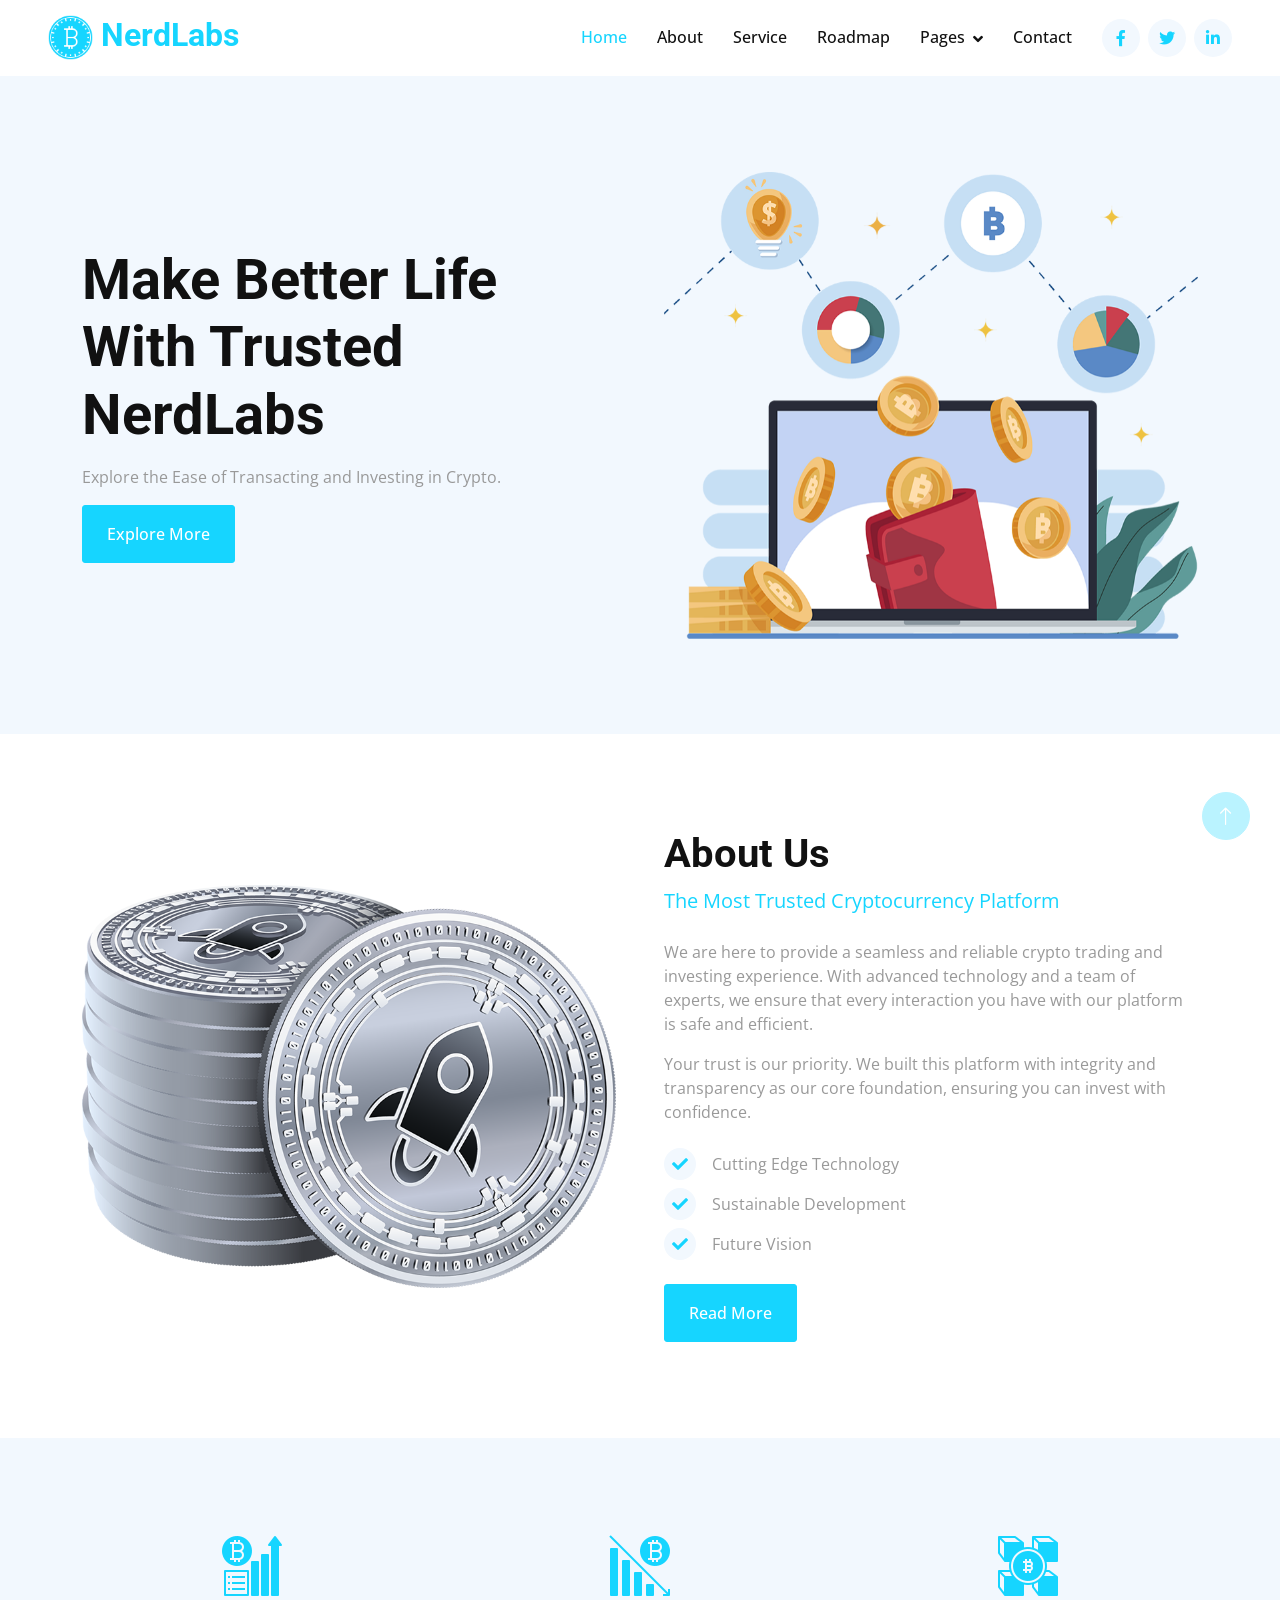
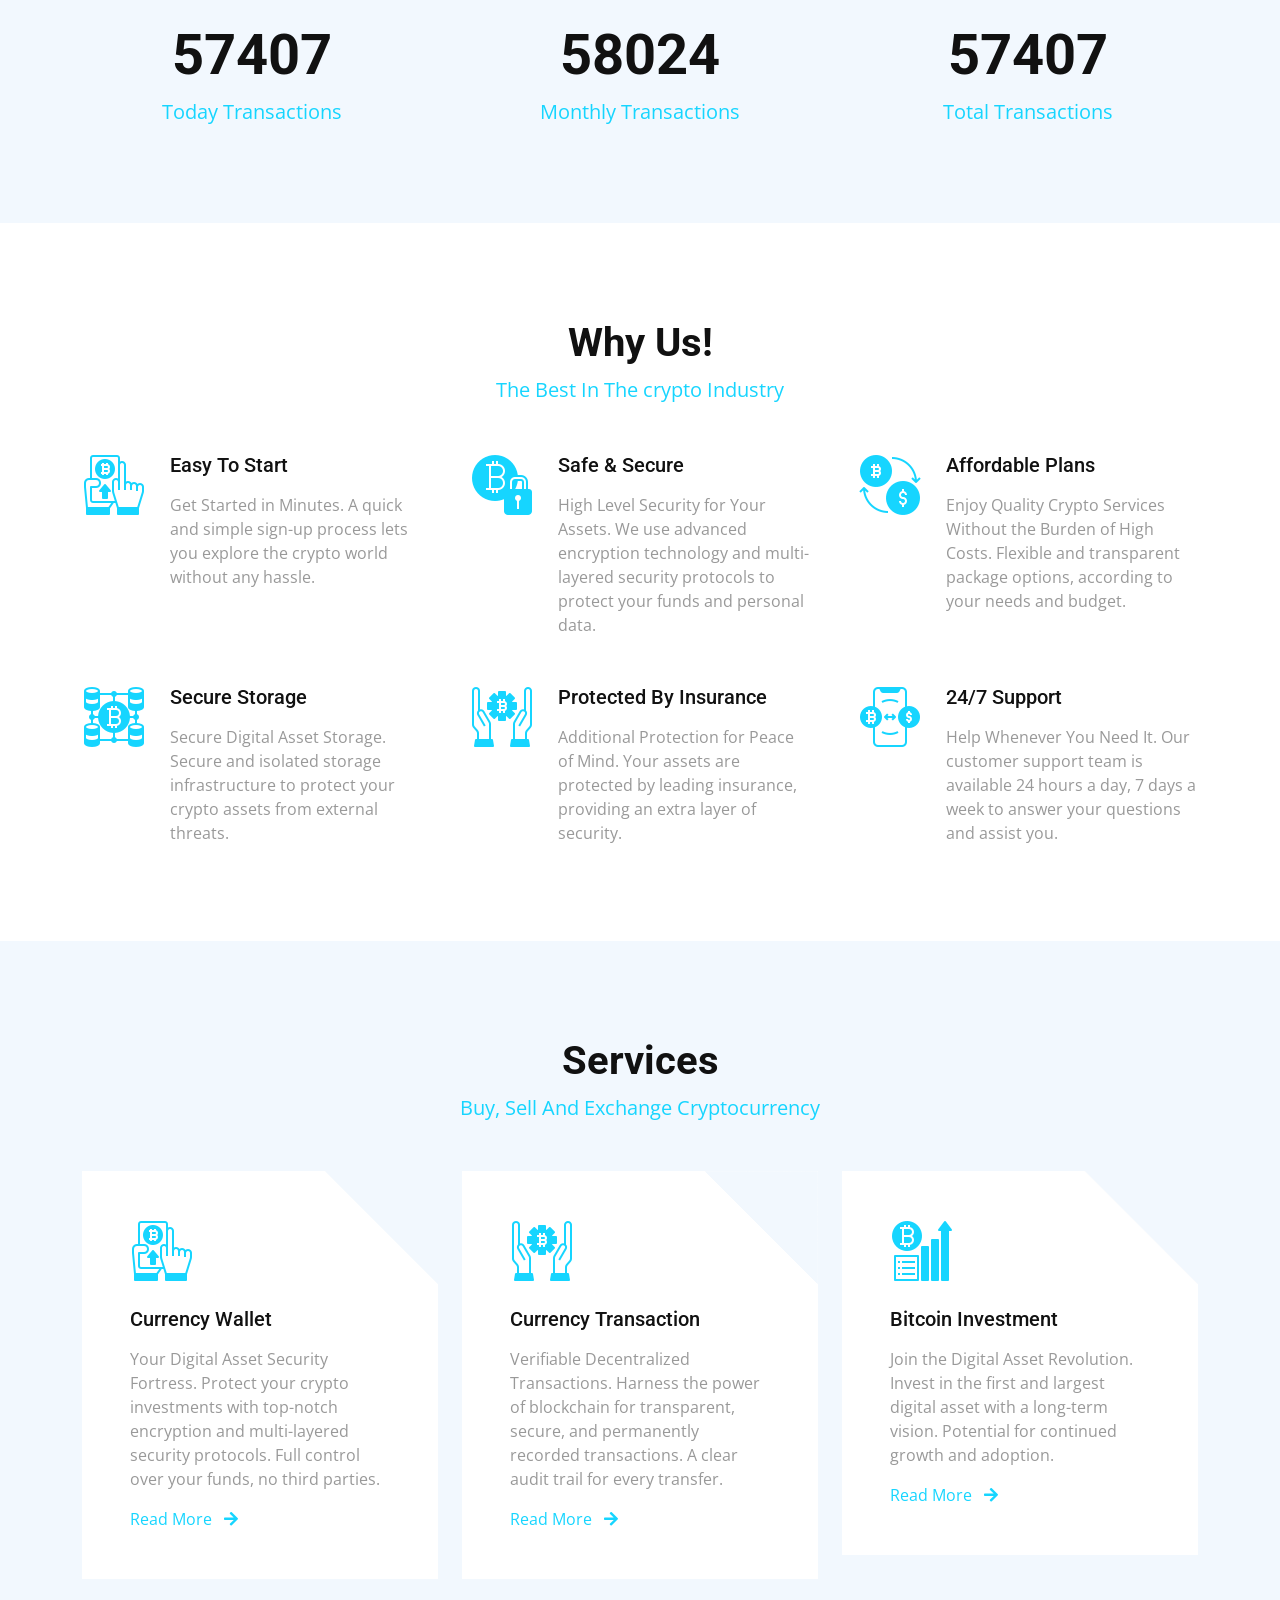
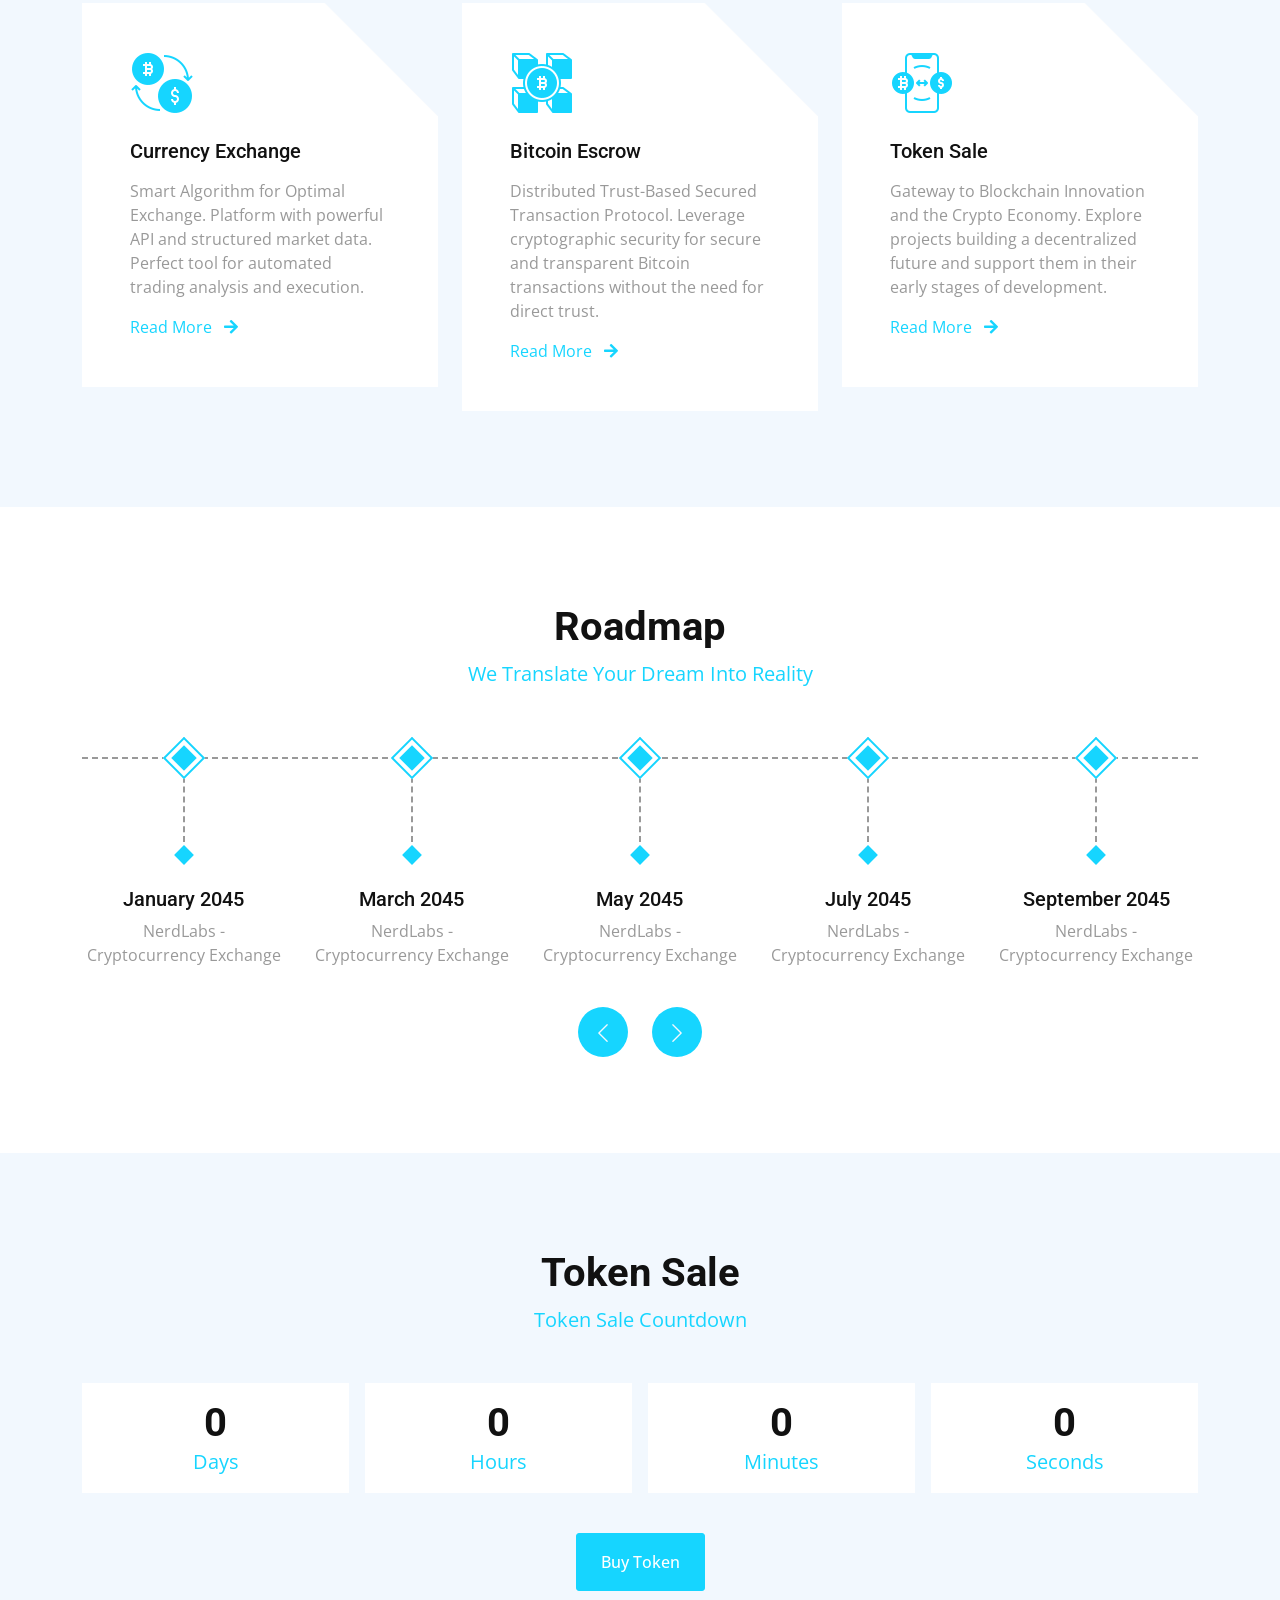
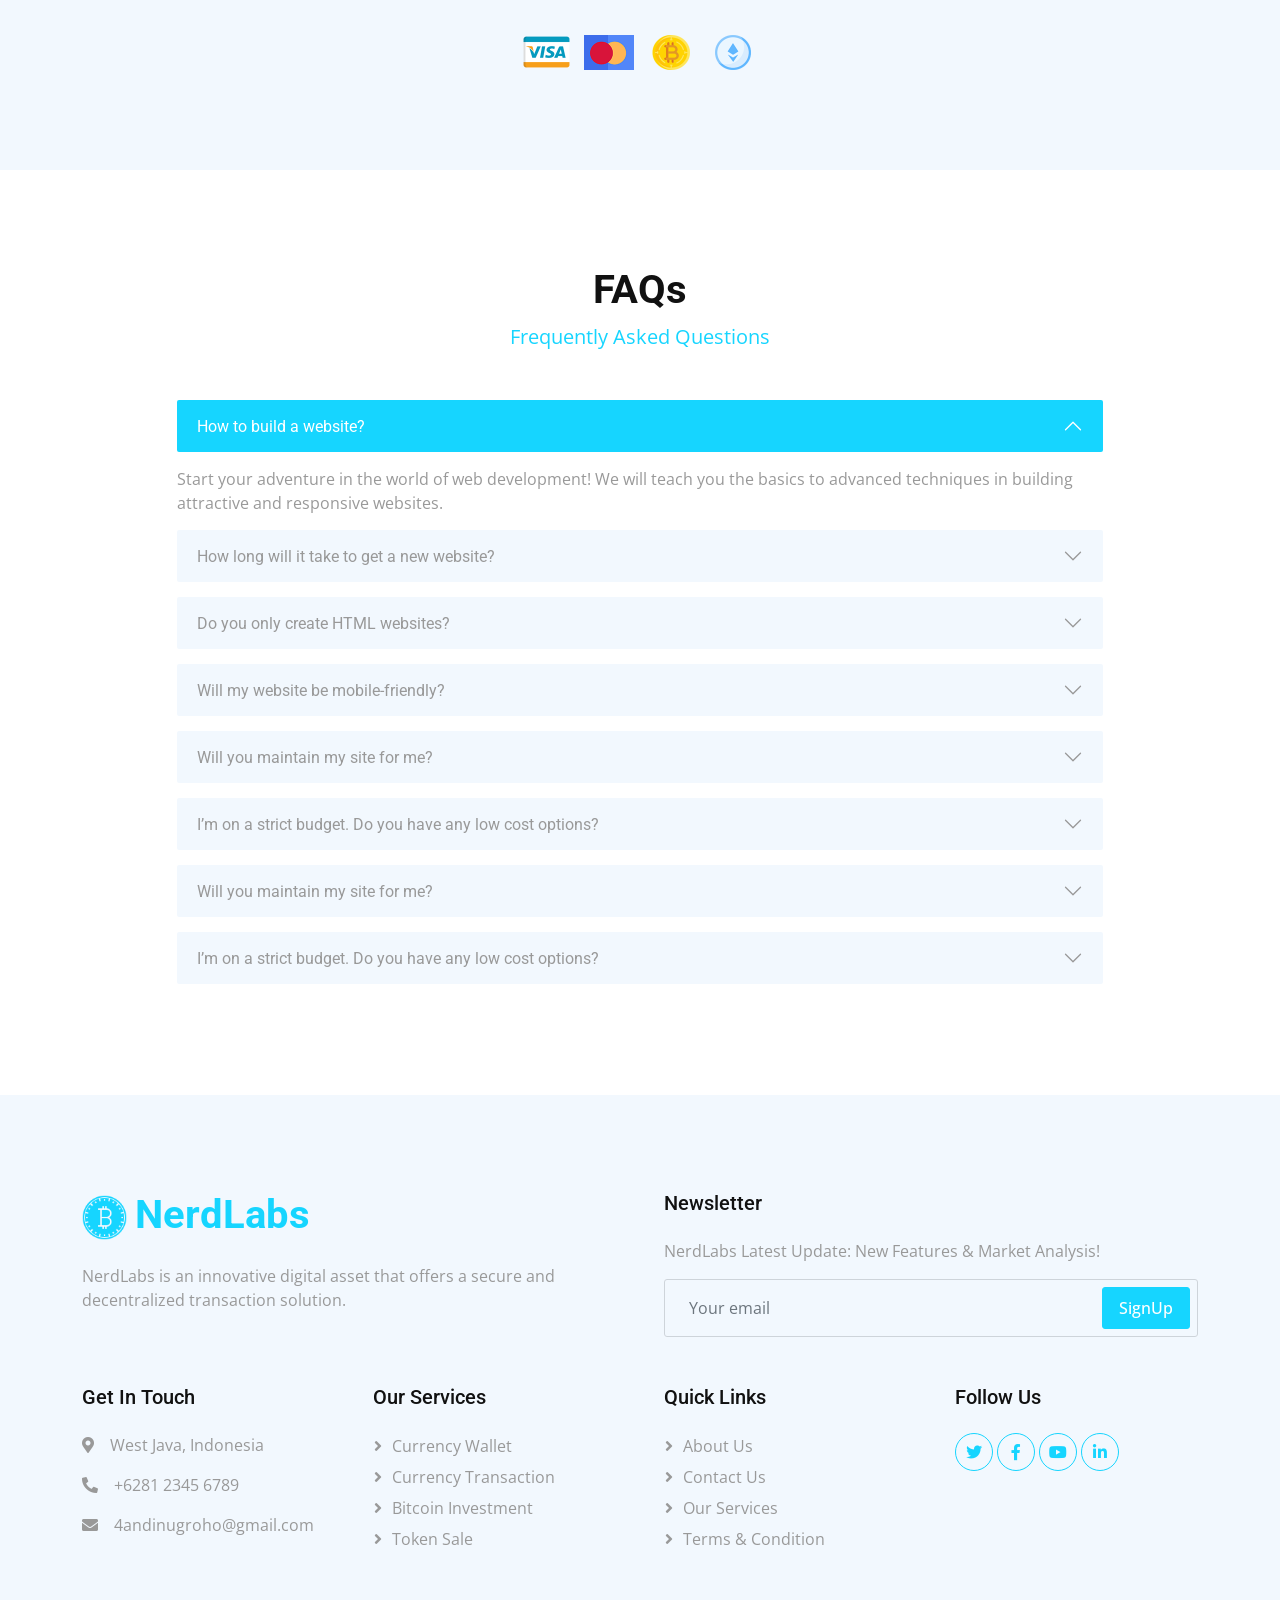
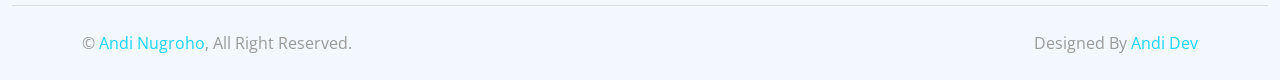
<file: index.html>
<!DOCTYPE html>
<html lang="en">

<head>
    <meta charset="utf-8">
    <title>NerdLabs - Cryptocurrency Exchange</title>
    <meta content="width=device-width, initial-scale=1.0" name="viewport">
    <meta content="" name="keywords">
    <meta content="" name="description">

    <!-- Favicon -->
    <link href="img/favicon.ico" rel="icon">

    <!-- Google Web Fonts -->
    <link rel="preconnect" href="https://fonts.googleapis.com">
    <link rel="preconnect" href="https://fonts.gstatic.com" crossorigin>
    <link href="https://fonts.googleapis.com/css2?family=Open+Sans:wght@400;500&family=Roboto:wght@500;700&display=swap" rel="stylesheet">

    <!-- Icon Font Stylesheet -->
    <link href="https://cdnjs.cloudflare.com/ajax/libs/font-awesome/5.10.0/css/all.min.css" rel="stylesheet">
    <link href="https://cdn.jsdelivr.net/npm/bootstrap-icons@1.4.1/font/bootstrap-icons.css" rel="stylesheet">

    <!-- Libraries Stylesheet -->
    <link href="lib/animate/animate.min.css" rel="stylesheet">
    <link href="lib/owlcarousel/assets/owl.carousel.min.css" rel="stylesheet">

    <!-- Customized Bootstrap Stylesheet -->
    <link href="css/bootstrap.min.css" rel="stylesheet">

    <!-- Template Stylesheet -->
    <link href="css/style.css" rel="stylesheet">
</head>

<body>
    <!-- Spinner Start -->
    <div id="spinner" class="show bg-white position-fixed translate-middle w-100 vh-100 top-50 start-50 d-flex align-items-center justify-content-center">
        <div class="spinner-grow text-primary" role="status"></div>
    </div>
    <!-- Spinner End -->


    <!-- Navbar Start -->
    <nav class="navbar navbar-expand-lg bg-white navbar-light sticky-top p-0 px-4 px-lg-5">
        <a href="index.html" class="navbar-brand d-flex align-items-center">
            <h2 class="m-0 text-primary"><img class="img-fluid me-2" src="img/icon-1.png" alt="" style="width: 45px;">NerdLabs</h2>
        </a>
        <button type="button" class="navbar-toggler" data-bs-toggle="collapse" data-bs-target="#navbarCollapse">
            <span class="navbar-toggler-icon"></span>
        </button>
        <div class="collapse navbar-collapse" id="navbarCollapse">
            <div class="navbar-nav ms-auto py-4 py-lg-0">
                <a href="index.html" class="nav-item nav-link active">Home</a>
                <a href="about.html" class="nav-item nav-link">About</a>
                <a href="service.html" class="nav-item nav-link">Service</a>
                <a href="roadmap.html" class="nav-item nav-link">Roadmap</a>
                <div class="nav-item dropdown">
                    <a href="#" class="nav-link dropdown-toggle" data-bs-toggle="dropdown">Pages</a>
                    <div class="dropdown-menu shadow-sm m-0">
                        <a href="feature.html" class="dropdown-item">Feature</a>
                        <a href="token.html" class="dropdown-item">Token Sale</a>
                        <a href="faq.html" class="dropdown-item">FAQs</a>
                        <a href="404.html" class="dropdown-item">404 Page</a>
                    </div>
                </div>
                <a href="contact.html" class="nav-item nav-link">Contact</a>
            </div>
            <div class="h-100 d-lg-inline-flex align-items-center d-none">
                <a class="btn btn-square rounded-circle bg-light text-primary me-2" href=""><i class="fab fa-facebook-f"></i></a>
                <a class="btn btn-square rounded-circle bg-light text-primary me-2" href=""><i class="fab fa-twitter"></i></a>
                <a class="btn btn-square rounded-circle bg-light text-primary me-0" href=""><i class="fab fa-linkedin-in"></i></a>
            </div>
        </div>
    </nav>
    <!-- Navbar End -->


    <!-- Header Start -->
    <div class="container-fluid hero-header bg-light py-5 mb-5">
        <div class="container py-5">
            <div class="row g-5 align-items-center">
                <div class="col-lg-6">
                    <h1 class="display-4 mb-3 animated slideInDown">Make Better Life With Trusted NerdLabs</h1>
                    <p class="animated slideInDown">Explore the Ease of Transacting and Investing in Crypto.</p>
                    <a href="" class="btn btn-primary py-3 px-4 animated slideInDown">Explore More</a>
                </div>
                <div class="col-lg-6 animated fadeIn">
                    <img class="img-fluid animated pulse infinite" style="animation-duration: 3s;" src="img/hero-1.png" alt="">
                </div>
            </div>
        </div>
    </div>
    <!-- Header End -->


    <!-- About Start -->
    <div class="container-xxl py-5">
        <div class="container">
            <div class="row g-5 align-items-center">
                <div class="col-lg-6 wow fadeInUp" data-wow-delay="0.1s">
                    <img class="img-fluid" src="img/about.png" alt="">
                </div>
                <div class="col-lg-6 wow fadeInUp" data-wow-delay="0.5s">
                    <div class="h-100">
                        <h1 class="display-6">About Us</h1>
                        <p class="text-primary fs-5 mb-4">The Most Trusted Cryptocurrency Platform</p>
                        <p>We are here to provide a seamless and reliable crypto trading and investing experience. With advanced technology and a team of experts, we ensure that every interaction you have with our platform is safe and efficient.</p>
                        <p class="mb-4">Your trust is our priority. We built this platform with integrity and transparency as our core foundation, ensuring you can invest with confidence.</p>
                        <div class="d-flex align-items-center mb-2">
                            <i class="fa fa-check bg-light text-primary btn-sm-square rounded-circle me-3 fw-bold"></i>
                            <span>Cutting Edge Technology</span>
                        </div>
                        <div class="d-flex align-items-center mb-2">
                            <i class="fa fa-check bg-light text-primary btn-sm-square rounded-circle me-3 fw-bold"></i>
                            <span>Sustainable Development</span>
                        </div>
                        <div class="d-flex align-items-center mb-4">
                            <i class="fa fa-check bg-light text-primary btn-sm-square rounded-circle me-3 fw-bold"></i>
                            <span>Future Vision</span>
                        </div>
                        <a class="btn btn-primary py-3 px-4" href="">Read More</a>
                    </div>
                </div>
            </div>
        </div>
    </div>
    <!-- About End -->


    <!-- Facts Start -->
    <div class="container-xxl bg-light py-5 my-5">
        <div class="container py-5">
            <div class="row g-5">
                <div class="col-lg-4 col-md-6 text-center wow fadeIn" data-wow-delay="0.1s">
                    <img class="img-fluid mb-4" src="img/icon-9.png" alt="">
                    <h1 class="display-4" data-toggle="counter-up">123456</h1>
                    <p class="fs-5 text-primary mb-0">Today Transactions</p>
                </div>
                <div class="col-lg-4 col-md-6 text-center wow fadeIn" data-wow-delay="0.3s">
                    <img class="img-fluid mb-4" src="img/icon-10.png" alt="">
                    <h1 class="display-4" data-toggle="counter-up">123456</h1>
                    <p class="fs-5 text-primary mb-0">Monthly Transactions</p>
                </div>
                <div class="col-lg-4 col-md-6 text-center wow fadeIn" data-wow-delay="0.5s">
                    <img class="img-fluid mb-4" src="img/icon-2.png" alt="">
                    <h1 class="display-4" data-toggle="counter-up">123456</h1>
                    <p class="fs-5 text-primary mb-0">Total Transactions</p>
                </div>
            </div>
        </div>
    </div>
    <!-- Facts End -->


    <!-- Features Start -->
    <div class="container-xxl py-5">
        <div class="container">
            <div class="text-center mx-auto wow fadeInUp" data-wow-delay="0.1s" style="max-width: 500px;">
                <h1 class="display-6">Why Us!</h1>
                <p class="text-primary fs-5 mb-5">The Best In The crypto Industry</p>
            </div>
            <div class="row g-5">
                <div class="col-lg-4 col-md-6 wow fadeInUp" data-wow-delay="0.1s">
                    <div class="d-flex align-items-start">
                        <img class="img-fluid flex-shrink-0" src="img/icon-7.png" alt="">
                        <div class="ps-4">
                            <h5 class="mb-3">Easy To Start</h5>
                            <span>Get Started in Minutes. A quick and simple sign-up process lets you explore the crypto world without any hassle.</span>
                        </div>
                    </div>
                </div>
                <div class="col-lg-4 col-md-6 wow fadeInUp" data-wow-delay="0.3s">
                    <div class="d-flex align-items-start">
                        <img class="img-fluid flex-shrink-0" src="img/icon-6.png" alt="">
                        <div class="ps-4">
                            <h5 class="mb-3">Safe & Secure</h5>
                            <span>High Level Security for Your Assets. We use advanced encryption technology and multi-layered security protocols to protect your funds and personal data.</span>
                        </div>
                    </div>
                </div>
                <div class="col-lg-4 col-md-6 wow fadeInUp" data-wow-delay="0.5s">
                    <div class="d-flex align-items-start">
                        <img class="img-fluid flex-shrink-0" src="img/icon-5.png" alt="">
                        <div class="ps-4">
                            <h5 class="mb-3">Affordable Plans</h5>
                            <span>Enjoy Quality Crypto Services Without the Burden of High Costs. Flexible and transparent package options, according to your needs and budget.</span>
                        </div>
                    </div>
                </div>
                <div class="col-lg-4 col-md-6 wow fadeInUp" data-wow-delay="0.1s">
                    <div class="d-flex align-items-start">
                        <img class="img-fluid flex-shrink-0" src="img/icon-4.png" alt="">
                        <div class="ps-4">
                            <h5 class="mb-3">Secure Storage</h5>
                            <span>Secure Digital Asset Storage. Secure and isolated storage infrastructure to protect your crypto assets from external threats.</span>
                        </div>
                    </div>
                </div>
                <div class="col-lg-4 col-md-6 wow fadeInUp" data-wow-delay="0.3s">
                    <div class="d-flex align-items-start">
                        <img class="img-fluid flex-shrink-0" src="img/icon-3.png" alt="">
                        <div class="ps-4">
                            <h5 class="mb-3">Protected By Insurance</h5>
                            <span>Additional Protection for Peace of Mind. Your assets are protected by leading insurance, providing an extra layer of security.</span>
                        </div>
                    </div>
                </div>
                <div class="col-lg-4 col-md-6 wow fadeInUp" data-wow-delay="0.5s">
                    <div class="d-flex align-items-start">
                        <img class="img-fluid flex-shrink-0" src="img/icon-8.png" alt="">
                        <div class="ps-4">
                            <h5 class="mb-3">24/7 Support</h5>
                            <span>Help Whenever You Need It. Our customer support team is available 24 hours a day, 7 days a week to answer your questions and assist you.</span>
                        </div>
                    </div>
                </div>
            </div>
        </div>
    </div>
    <!-- Features End -->


    <!-- Service Start -->
    <div class="container-xxl bg-light py-5 my-5">
        <div class="container py-5">
            <div class="text-center mx-auto wow fadeInUp" data-wow-delay="0.1s" style="max-width: 500px;">
                <h1 class="display-6">Services</h1>
                <p class="text-primary fs-5 mb-5">Buy, Sell And Exchange Cryptocurrency</p>
            </div>
            <div class="row g-4">
                <div class="col-lg-4 col-md-6 wow fadeInUp" data-wow-delay="0.1s">
                    <div class="service-item bg-white p-5">
                        <img class="img-fluid mb-4" src="img/icon-7.png" alt="">
                        <h5 class="mb-3">Currency Wallet</h5>
                        <p>Your Digital Asset Security Fortress. Protect your crypto investments with top-notch encryption and multi-layered security protocols. Full control over your funds, no third parties.</p>
                        <a href="">Read More <i class="fa fa-arrow-right ms-2"></i></a>
                    </div>
                </div>
                <div class="col-lg-4 col-md-6 wow fadeInUp" data-wow-delay="0.3s">
                    <div class="service-item bg-white p-5">
                        <img class="img-fluid mb-4" src="img/icon-3.png" alt="">
                        <h5 class="mb-3">Currency Transaction</h5>
                        <p>Verifiable Decentralized Transactions. Harness the power of blockchain for transparent, secure, and permanently recorded transactions. A clear audit trail for every transfer.</p>
                        <a href="">Read More <i class="fa fa-arrow-right ms-2"></i></a>
                    </div>
                </div>
                <div class="col-lg-4 col-md-6 wow fadeInUp" data-wow-delay="0.5s">
                    <div class="service-item bg-white p-5">
                        <img class="img-fluid mb-4" src="img/icon-9.png" alt="">
                        <h5 class="mb-3">Bitcoin Investment</h5>
                        <p>Join the Digital Asset Revolution. Invest in the first and largest digital asset with a long-term vision. Potential for continued growth and adoption.</p>
                        <a href="">Read More <i class="fa fa-arrow-right ms-2"></i></a>
                    </div>
                </div>
                <div class="col-lg-4 col-md-6 wow fadeInUp" data-wow-delay="0.1s">
                    <div class="service-item bg-white p-5">
                        <img class="img-fluid mb-4" src="img/icon-5.png" alt="">
                        <h5 class="mb-3">Currency Exchange</h5>
                        <p>Smart Algorithm for Optimal Exchange. Platform with powerful API and structured market data. Perfect tool for automated trading analysis and execution.</p>
                        <a href="">Read More <i class="fa fa-arrow-right ms-2"></i></a>
                    </div>
                </div>
                <div class="col-lg-4 col-md-6 wow fadeInUp" data-wow-delay="0.3s">
                    <div class="service-item bg-white p-5">
                        <img class="img-fluid mb-4" src="img/icon-2.png" alt="">
                        <h5 class="mb-3">Bitcoin Escrow</h5>
                        <p>Distributed Trust-Based Secured Transaction Protocol. Leverage cryptographic security for secure and transparent Bitcoin transactions without the need for direct trust.</p>
                        <a href="">Read More <i class="fa fa-arrow-right ms-2"></i></a>
                    </div>
                </div>
                <div class="col-lg-4 col-md-6 wow fadeInUp" data-wow-delay="0.5s">
                    <div class="service-item bg-white p-5">
                        <img class="img-fluid mb-4" src="img/icon-8.png" alt="">
                        <h5 class="mb-3">Token Sale</h5>
                        <p>Gateway to Blockchain Innovation and the Crypto Economy. Explore projects building a decentralized future and support them in their early stages of development.</p>
                        <a href="">Read More <i class="fa fa-arrow-right ms-2"></i></a>
                    </div>
                </div>
            </div>
        </div>
    </div>
    <!-- Service End -->


    <!-- Roadmap Start -->
    <div class="container-xxl py-5">
        <div class="container">
            <div class="text-center mx-auto wow fadeInUp" data-wow-delay="0.1s" style="max-width: 500px;">
                <h1 class="display-6">Roadmap</h1>
                <p class="text-primary fs-5 mb-5">We Translate Your Dream Into Reality</p>
            </div>
            <div class="owl-carousel roadmap-carousel wow fadeInUp" data-wow-delay="0.1s">
                <div class="roadmap-item">
                    <div class="roadmap-point"><span></span></div>
                    <h5>January 2045</h5>
                    <span>NerdLabs - Cryptocurrency Exchange</span>
                </div>
                <div class="roadmap-item">
                    <div class="roadmap-point"><span></span></div>
                    <h5>March 2045</h5>
                    <span>NerdLabs - Cryptocurrency Exchange</span>
                </div>
                <div class="roadmap-item">
                    <div class="roadmap-point"><span></span></div>
                    <h5>May 2045</h5>
                    <span>NerdLabs - Cryptocurrency Exchange</span>
                </div>
                <div class="roadmap-item">
                    <div class="roadmap-point"><span></span></div>
                    <h5>July 2045</h5>
                    <span>NerdLabs - Cryptocurrency Exchange</span>
                </div>
                <div class="roadmap-item">
                    <div class="roadmap-point"><span></span></div>
                    <h5>September 2045</h5>
                    <span>NerdLabs - Cryptocurrency Exchange</span>
                </div>
                <div class="roadmap-item">
                    <div class="roadmap-point"><span></span></div>
                    <h5>November 2045</h5>
                    <span>NerdLabs - Cryptocurrency Exchange</span>
                </div>
            </div>
        </div>
    </div>
    <!-- Roadmap End -->


    <!-- Token Sale Start -->
    <div class="container-xxl bg-light py-5 my-5">
        <div class="container py-5">
            <div class="text-center mx-auto wow fadeInUp" data-wow-delay="0.1s" style="max-width: 500px;">
                <h1 class="display-6">Token Sale</h1>
                <p class="text-primary fs-5 mb-5">Token Sale Countdown</p>
            </div>
            <div class="row g-3">
                <div class="col-6 col-md-3 wow fadeIn" data-wow-delay="0.1s">
                    <div class="bg-white text-center p-3">
                        <h1 class="mb-0">0</h1>
                        <span class="text-primary fs-5">Days</span>
                    </div>
                </div>
                <div class="col-6 col-md-3 wow fadeIn" data-wow-delay="0.3s">
                    <div class="bg-white text-center p-3">
                        <h1 class="mb-0">0</h1>
                        <span class="text-primary fs-5">Hours</span>
                    </div>
                </div>
                <div class="col-6 col-md-3 wow fadeIn" data-wow-delay="0.5s">
                    <div class="bg-white text-center p-3">
                        <h1 class="mb-0">0</h1>
                        <span class="text-primary fs-5">Minutes</span>
                    </div>
                </div>
                <div class="col-6 col-md-3 wow fadeIn" data-wow-delay="0.7s">
                    <div class="bg-white text-center p-3">
                        <h1 class="mb-0">0</h1>
                        <span class="text-primary fs-5">Seconds</span>
                    </div>
                </div>
                <div class="col-12 text-center py-4">
                    <a class="btn btn-primary py-3 px-4" href="">Buy Token</a>
                </div>
                <div class="col-12 text-center">
                    <img class="img-fluid m-1" src="img/payment-1.png" alt="" style="width: 50px;">
                    <img class="img-fluid m-1" src="img/payment-2.png" alt="" style="width: 50px;">
                    <img class="img-fluid m-1" src="img/payment-3.png" alt="" style="width: 50px;">
                    <img class="img-fluid m-1" src="img/payment-4.png" alt="" style="width: 50px;">
                </div>
            </div>
        </div>
    </div>
    <!-- Token Sale Start -->


    <!-- FAQs Start -->
    <div class="container-xxl py-5">
        <div class="container">
            <div class="text-center mx-auto wow fadeInUp" data-wow-delay="0.1s" style="max-width: 500px;">
                <h1 class="display-6">FAQs</h1>
                <p class="text-primary fs-5 mb-5">Frequently Asked Questions</p>
            </div>
            <div class="row justify-content-center">
                <div class="col-lg-10">
                    <div class="accordion" id="accordionExample">
                        <div class="accordion-item wow fadeInUp" data-wow-delay="0.1s">
                            <h2 class="accordion-header" id="headingOne">
                                <button class="accordion-button" type="button" data-bs-toggle="collapse"
                                    data-bs-target="#collapseOne" aria-expanded="true" aria-controls="collapseOne">
                                    How to build a website?
                                </button>
                            </h2>
                            <div id="collapseOne" class="accordion-collapse collapse show" aria-labelledby="headingOne"
                                data-bs-parent="#accordionExample">
                                <div class="accordion-body">
                                    Start your adventure in the world of web development! We will teach you the basics to advanced techniques in building attractive and responsive websites.
                                </div>
                            </div>
                        </div>
                        <div class="accordion-item wow fadeInUp" data-wow-delay="0.2s">
                            <h2 class="accordion-header" id="headingTwo">
                                <button class="accordion-button collapsed" type="button" data-bs-toggle="collapse"
                                    data-bs-target="#collapseTwo" aria-expanded="false" aria-controls="collapseTwo">
                                    How long will it take to get a new website?
                                </button>
                            </h2>
                            <div id="collapseTwo" class="accordion-collapse collapse" aria-labelledby="headingTwo"
                                data-bs-parent="#accordionExample">
                                <div class="accordion-body">
                                    Want to know how long it will take for your dream website? Contact us for a free consultation and get a more accurate time estimate based on your specific needs.
                                </div>
                            </div>
                        </div>
                        <div class="accordion-item wow fadeInUp" data-wow-delay="0.3s">
                            <h2 class="accordion-header" id="headingThree">
                                <button class="accordion-button collapsed" type="button" data-bs-toggle="collapse"
                                    data-bs-target="#collapseThree" aria-expanded="false" aria-controls="collapseThree">
                                    Do you only create HTML websites?
                                </button>
                            </h2>
                            <div id="collapseThree" class="accordion-collapse collapse" aria-labelledby="headingThree"
                                data-bs-parent="#accordionExample">
                                <div class="accordion-body">
                                    Of course not! We build websites using the latest technologies, including HTML5, CSS3, JavaScript, and popular Content Management Systems (CMS) such as WordPress, Joomla, and Drupal, according to your project needs.
                                </div>
                            </div>
                        </div>
                        <div class="accordion-item wow fadeInUp" data-wow-delay="0.4s">
                            <h2 class="accordion-header" id="headingFour">
                                <button class="accordion-button collapsed" type="button" data-bs-toggle="collapse"
                                    data-bs-target="#collapseFour" aria-expanded="true" aria-controls="collapseFour">
                                    Will my website be mobile-friendly?
                                </button>
                            </h2>
                            <div id="collapseFour" class="accordion-collapse collapse" aria-labelledby="headingFour"
                                data-bs-parent="#accordionExample">
                                <div class="accordion-body">
                                    Of course. Responsiveness is a top priority in every website we create.
                                </div>
                            </div>
                        </div>
                        <div class="accordion-item wow fadeInUp" data-wow-delay="0.5s">
                            <h2 class="accordion-header" id="headingFive">
                                <button class="accordion-button collapsed" type="button" data-bs-toggle="collapse"
                                    data-bs-target="#collapseFive" aria-expanded="false" aria-controls="collapseFive">
                                    Will you maintain my site for me?
                                </button>
                            </h2>
                            <div id="collapseFive" class="accordion-collapse collapse" aria-labelledby="headingFive"
                                data-bs-parent="#accordionExample">
                                <div class="accordion-body">
                                    Yes, our maintenance services include software updates, performance monitoring, bug fixes, and content customization to suit your needs. We ensure your website is always in top condition.
                                </div>
                            </div>
                        </div>
                        <div class="accordion-item wow fadeInUp" data-wow-delay="0.6s">
                            <h2 class="accordion-header" id="headingSix">
                                <button class="accordion-button collapsed" type="button" data-bs-toggle="collapse"
                                    data-bs-target="#collapseSix" aria-expanded="false" aria-controls="collapseSix">
                                    I’m on a strict budget. Do you have any low cost options?
                                </button>
                            </h2>
                            <div id="collapseSix" class="accordion-collapse collapse" aria-labelledby="headingSix"
                                data-bs-parent="#accordionExample">
                                <div class="accordion-body">
                                    Yes, we can offer effective website solutions with essential features at a more economical price. We will focus on what is most important for your online presence.
                                </div>
                            </div>
                        </div>
                        <div class="accordion-item wow fadeInUp" data-wow-delay="0.7s">
                            <h2 class="accordion-header" id="headingSeven">
                                <button class="accordion-button collapsed" type="button" data-bs-toggle="collapse"
                                    data-bs-target="#collapseSeven" aria-expanded="false" aria-controls="collapseSeven">
                                    Will you maintain my site for me?
                                </button>
                            </h2>
                            <div id="collapseSeven" class="accordion-collapse collapse" aria-labelledby="headingSeven"
                                data-bs-parent="#accordionExample">
                                <div class="accordion-body">
                                    Yes, our maintenance services include software updates, performance monitoring, bug fixes, and content customization to suit your needs. We ensure your website is always in top condition.
                                </div>
                            </div>
                        </div>
                        <div class="accordion-item wow fadeInUp" data-wow-delay="0.8s">
                            <h2 class="accordion-header" id="headingEight">
                                <button class="accordion-button collapsed" type="button" data-bs-toggle="collapse"
                                    data-bs-target="#collapseEight" aria-expanded="false" aria-controls="collapseEight">
                                    I’m on a strict budget. Do you have any low cost options?
                                </button>
                            </h2>
                            <div id="collapseEight" class="accordion-collapse collapse" aria-labelledby="headingEight"
                                data-bs-parent="#accordionExample">
                                <div class="accordion-body">
                                    Yes, we can offer effective website solutions with essential features at a more economical price. We will focus on what is most important for your online presence.
                                </div>
                            </div>
                        </div>
                    </div>
                </div>
            </div>
        </div>
    </div>
    <!-- FAQs Start -->


    <!-- Footer Start -->
    <div class="container-fluid bg-light footer mt-5 pt-5 wow fadeIn" data-wow-delay="0.1s">
        <div class="container py-5">
            <div class="row g-5">
                <div class="col-md-6">
                    <h1 class="text-primary mb-4"><img class="img-fluid me-2" src="img/icon-1.png" alt="" style="width: 45px;">NerdLabs</h1>
                    <span>NerdLabs is an innovative digital asset that offers a secure and decentralized transaction solution.</span>
                </div>
                <div class="col-md-6">
                    <h5 class="mb-4">Newsletter</h5>
                    <p>NerdLabs Latest Update: New Features & Market Analysis!</p>
                    <div class="position-relative">
                        <input class="form-control bg-transparent w-100 py-3 ps-4 pe-5" type="text" placeholder="Your email">
                        <button type="button" class="btn btn-primary py-2 px-3 position-absolute top-0 end-0 mt-2 me-2">SignUp</button>
                    </div>
                </div>
                <div class="col-lg-3 col-md-6">
                    <h5 class="mb-4">Get In Touch</h5>
                    <p><i class="fa fa-map-marker-alt me-3"></i>West Java, Indonesia</p>
                    <p><i class="fa fa-phone-alt me-3"></i>+6281 2345 6789</p>
                    <p><i class="fa fa-envelope me-3"></i>4andinugroho@gmail.com</p>
                </div>
                <div class="col-lg-3 col-md-6">
                    <h5 class="mb-4">Our Services</h5>
                    <a class="btn btn-link" href="">Currency Wallet</a>
                    <a class="btn btn-link" href="">Currency Transaction</a>
                    <a class="btn btn-link" href="">Bitcoin Investment</a>
                    <a class="btn btn-link" href="">Token Sale</a>
                </div>
                <div class="col-lg-3 col-md-6">
                    <h5 class="mb-4">Quick Links</h5>
                    <a class="btn btn-link" href="">About Us</a>
                    <a class="btn btn-link" href="">Contact Us</a>
                    <a class="btn btn-link" href="">Our Services</a>
                    <a class="btn btn-link" href="">Terms & Condition</a>
                </div>
                <div class="col-lg-3 col-md-6">
                    <h5 class="mb-4">Follow Us</h5>
                    <div class="d-flex">
                        <a class="btn btn-square rounded-circle me-1" href=""><i class="fab fa-twitter"></i></a>
                        <a class="btn btn-square rounded-circle me-1" href=""><i class="fab fa-facebook-f"></i></a>
                        <a class="btn btn-square rounded-circle me-1" href=""><i class="fab fa-youtube"></i></a>
                        <a class="btn btn-square rounded-circle me-1" href=""><i class="fab fa-linkedin-in"></i></a>
                    </div>
                </div>
            </div>
        </div>
        <div class="container-fluid copyright">
            <div class="container">
                <div class="row">
                    <div class="col-md-6 text-center text-md-start mb-3 mb-md-0">
                        &copy; <a href="#">Andi Nugroho</a>, All Right Reserved.
                    </div>
                    <div class="col-md-6 text-center text-md-end">
                        <!--/*** This template is free as long as you keep the footer author’s credit link/attribution link/backlink. If you'd like to use the template without the footer author’s credit link/attribution link/backlink, you can purchase the Credit Removal License from "https://htmlcodex.com/credit-removal". Thank you for your support. ***/-->
                        Designed By <a href="#">Andi Dev</a>
                    </div>
                </div>
            </div>
        </div>
    </div>
    <!-- Footer End -->


    <!-- Back to Top -->
    <a href="#" class="btn btn-lg btn-primary btn-lg-square rounded-circle back-to-top"><i class="bi bi-arrow-up"></i></a>


    <!-- JavaScript Libraries -->
    <script src="https://code.jquery.com/jquery-3.4.1.min.js"></script>
    <script src="https://cdn.jsdelivr.net/npm/bootstrap@5.0.0/dist/js/bootstrap.bundle.min.js"></script>
    <script src="lib/wow/wow.min.js"></script>
    <script src="lib/easing/easing.min.js"></script>
    <script src="lib/waypoints/waypoints.min.js"></script>
    <script src="lib/owlcarousel/owl.carousel.min.js"></script>
    <script src="lib/counterup/counterup.min.js"></script>

    <!-- Template Javascript -->
    <script src="js/main.js"></script>
</body>

</html>
</file>
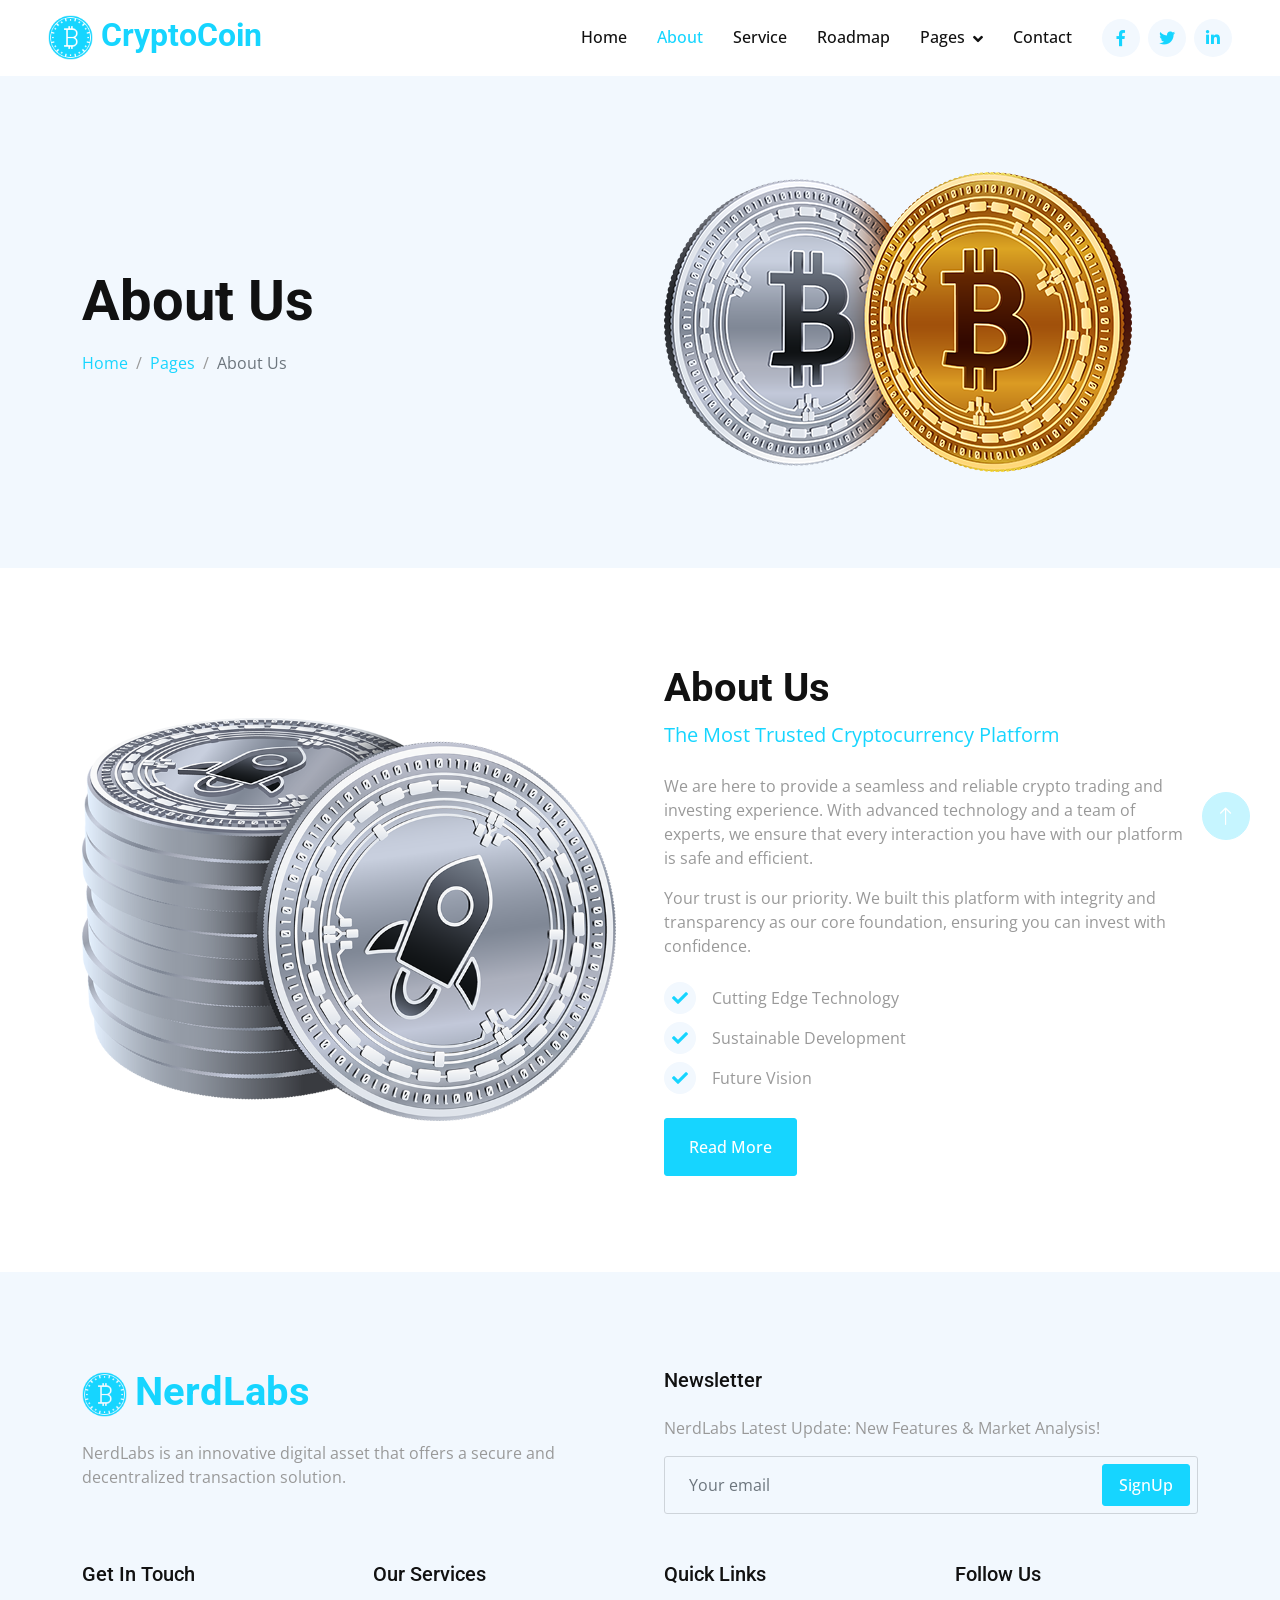
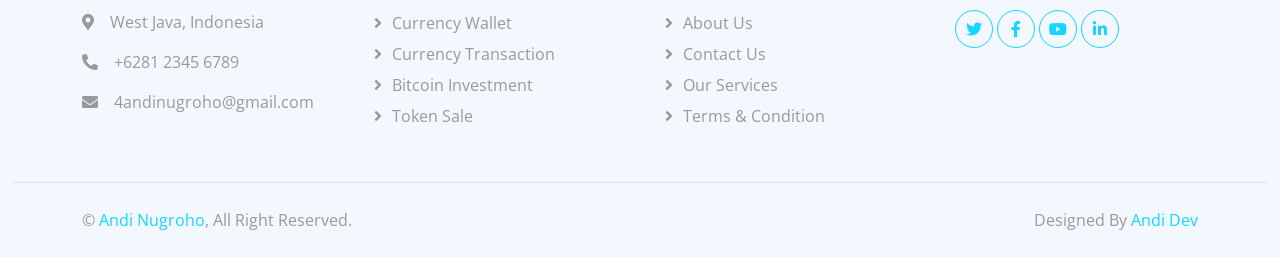
<file: about.html>
<!DOCTYPE html>
<html lang="en">

<head>
    <meta charset="utf-8">
    <title>NerdLabs - Cryptocurrency Exchange</title>
    <meta content="width=device-width, initial-scale=1.0" name="viewport">
    <meta content="" name="keywords">
    <meta content="" name="description">

    <!-- Favicon -->
    <link href="img/favicon.ico" rel="icon">

    <!-- Google Web Fonts -->
    <link rel="preconnect" href="https://fonts.googleapis.com">
    <link rel="preconnect" href="https://fonts.gstatic.com" crossorigin>
    <link href="https://fonts.googleapis.com/css2?family=Open+Sans:wght@400;500&family=Roboto:wght@500;700&display=swap" rel="stylesheet">

    <!-- Icon Font Stylesheet -->
    <link href="https://cdnjs.cloudflare.com/ajax/libs/font-awesome/5.10.0/css/all.min.css" rel="stylesheet">
    <link href="https://cdn.jsdelivr.net/npm/bootstrap-icons@1.4.1/font/bootstrap-icons.css" rel="stylesheet">

    <!-- Libraries Stylesheet -->
    <link href="lib/animate/animate.min.css" rel="stylesheet">
    <link href="lib/owlcarousel/assets/owl.carousel.min.css" rel="stylesheet">

    <!-- Customized Bootstrap Stylesheet -->
    <link href="css/bootstrap.min.css" rel="stylesheet">

    <!-- Template Stylesheet -->
    <link href="css/style.css" rel="stylesheet">
</head>

<body>
    <!-- Spinner Start -->
    <div id="spinner" class="show bg-white position-fixed translate-middle w-100 vh-100 top-50 start-50 d-flex align-items-center justify-content-center">
        <div class="spinner-grow text-primary" role="status"></div>
    </div>
    <!-- Spinner End -->


    <!-- Navbar Start -->
    <nav class="navbar navbar-expand-lg bg-white navbar-light sticky-top p-0 px-4 px-lg-5">
        <a href="index.html" class="navbar-brand d-flex align-items-center">
            <h2 class="m-0 text-primary"><img class="img-fluid me-2" src="img/icon-1.png" alt="" style="width: 45px;">CryptoCoin</h2>
        </a>
        <button type="button" class="navbar-toggler" data-bs-toggle="collapse" data-bs-target="#navbarCollapse">
            <span class="navbar-toggler-icon"></span>
        </button>
        <div class="collapse navbar-collapse" id="navbarCollapse">
            <div class="navbar-nav ms-auto py-4 py-lg-0">
                <a href="index.html" class="nav-item nav-link">Home</a>
                <a href="about.html" class="nav-item nav-link active">About</a>
                <a href="service.html" class="nav-item nav-link">Service</a>
                <a href="roadmap.html" class="nav-item nav-link">Roadmap</a>
                <div class="nav-item dropdown">
                    <a href="#" class="nav-link dropdown-toggle" data-bs-toggle="dropdown">Pages</a>
                    <div class="dropdown-menu shadow-sm m-0">
                        <a href="feature.html" class="dropdown-item">Feature</a>
                        <a href="token.html" class="dropdown-item">Token Sale</a>
                        <a href="faq.html" class="dropdown-item">FAQs</a>
                        <a href="404.html" class="dropdown-item">404 Page</a>
                    </div>
                </div>
                <a href="contact.html" class="nav-item nav-link">Contact</a>
            </div>
            <div class="h-100 d-lg-inline-flex align-items-center d-none">
                <a class="btn btn-square rounded-circle bg-light text-primary me-2" href=""><i class="fab fa-facebook-f"></i></a>
                <a class="btn btn-square rounded-circle bg-light text-primary me-2" href=""><i class="fab fa-twitter"></i></a>
                <a class="btn btn-square rounded-circle bg-light text-primary me-0" href=""><i class="fab fa-linkedin-in"></i></a>
            </div>
        </div>
    </nav>
    <!-- Navbar End -->


    <!-- Header Start -->
    <div class="container-fluid hero-header bg-light py-5 mb-5">
        <div class="container py-5">
            <div class="row g-5 align-items-center">
                <div class="col-lg-6">
                    <h1 class="display-4 mb-3 animated slideInDown">About Us</h1>
                    <nav aria-label="breadcrumb animated slideInDown">
                        <ol class="breadcrumb mb-0">
                            <li class="breadcrumb-item"><a href="#">Home</a></li>
                            <li class="breadcrumb-item"><a href="#">Pages</a></li>
                            <li class="breadcrumb-item active" aria-current="page">About Us</li>
                        </ol>
                    </nav>
                </div>
                <div class="col-lg-6 animated fadeIn">
                    <img class="img-fluid animated pulse infinite" style="animation-duration: 3s;" src="img/hero-2.png" alt="">
                </div>
            </div>
        </div>
    </div>
    <!-- Header End -->


    <!-- About Start -->
    <div class="container-xxl py-5">
        <div class="container">
            <div class="row g-5 align-items-center">
                <div class="col-lg-6 wow fadeInUp" data-wow-delay="0.1s">
                    <img class="img-fluid" src="img/about.png" alt="">
                </div>
                <div class="col-lg-6 wow fadeInUp" data-wow-delay="0.5s">
                    <div class="h-100">
                        <h1 class="display-6">About Us</h1>
                        <p class="text-primary fs-5 mb-4">The Most Trusted Cryptocurrency Platform</p>
                        <p>We are here to provide a seamless and reliable crypto trading and investing experience. With advanced technology and a team of experts, we ensure that every interaction you have with our platform is safe and efficient.</p>
                        <p class="mb-4">Your trust is our priority. We built this platform with integrity and transparency as our core foundation, ensuring you can invest with confidence.</p>
                        <div class="d-flex align-items-center mb-2">
                            <i class="fa fa-check bg-light text-primary btn-sm-square rounded-circle me-3 fw-bold"></i>
                            <span>Cutting Edge Technology</span>
                        </div>
                        <div class="d-flex align-items-center mb-2">
                            <i class="fa fa-check bg-light text-primary btn-sm-square rounded-circle me-3 fw-bold"></i>
                            <span>Sustainable Development</span>
                        </div>
                        <div class="d-flex align-items-center mb-4">
                            <i class="fa fa-check bg-light text-primary btn-sm-square rounded-circle me-3 fw-bold"></i>
                            <span>Future Vision</span>
                        </div>
                        <a class="btn btn-primary py-3 px-4" href="">Read More</a>
                    </div>
                </div>
            </div>
        </div>
    </div>
    <!-- About End -->


    <!-- Footer Start -->
    <div class="container-fluid bg-light footer mt-5 pt-5 wow fadeIn" data-wow-delay="0.1s">
        <div class="container py-5">
            <div class="row g-5">
                <div class="col-md-6">
                    <h1 class="text-primary mb-4"><img class="img-fluid me-2" src="img/icon-1.png" alt="" style="width: 45px;">NerdLabs</h1>
                    <span>NerdLabs is an innovative digital asset that offers a secure and decentralized transaction solution.</span>
                </div>
                <div class="col-md-6">
                    <h5 class="mb-4">Newsletter</h5>
                    <p>NerdLabs Latest Update: New Features & Market Analysis!</p>
                    <div class="position-relative">
                        <input class="form-control bg-transparent w-100 py-3 ps-4 pe-5" type="text" placeholder="Your email">
                        <button type="button" class="btn btn-primary py-2 px-3 position-absolute top-0 end-0 mt-2 me-2">SignUp</button>
                    </div>
                </div>
                <div class="col-lg-3 col-md-6">
                    <h5 class="mb-4">Get In Touch</h5>
                    <p><i class="fa fa-map-marker-alt me-3"></i>West Java, Indonesia</p>
                    <p><i class="fa fa-phone-alt me-3"></i>+6281 2345 6789</p>
                    <p><i class="fa fa-envelope me-3"></i>4andinugroho@gmail.com</p>
                </div>
                <div class="col-lg-3 col-md-6">
                    <h5 class="mb-4">Our Services</h5>
                    <a class="btn btn-link" href="">Currency Wallet</a>
                    <a class="btn btn-link" href="">Currency Transaction</a>
                    <a class="btn btn-link" href="">Bitcoin Investment</a>
                    <a class="btn btn-link" href="">Token Sale</a>
                </div>
                <div class="col-lg-3 col-md-6">
                    <h5 class="mb-4">Quick Links</h5>
                    <a class="btn btn-link" href="">About Us</a>
                    <a class="btn btn-link" href="">Contact Us</a>
                    <a class="btn btn-link" href="">Our Services</a>
                    <a class="btn btn-link" href="">Terms & Condition</a>
                </div>
                <div class="col-lg-3 col-md-6">
                    <h5 class="mb-4">Follow Us</h5>
                    <div class="d-flex">
                        <a class="btn btn-square rounded-circle me-1" href=""><i class="fab fa-twitter"></i></a>
                        <a class="btn btn-square rounded-circle me-1" href=""><i class="fab fa-facebook-f"></i></a>
                        <a class="btn btn-square rounded-circle me-1" href=""><i class="fab fa-youtube"></i></a>
                        <a class="btn btn-square rounded-circle me-1" href=""><i class="fab fa-linkedin-in"></i></a>
                    </div>
                </div>
            </div>
        </div>
        <div class="container-fluid copyright">
            <div class="container">
                <div class="row">
                    <div class="col-md-6 text-center text-md-start mb-3 mb-md-0">
                        &copy; <a href="#">Andi Nugroho</a>, All Right Reserved.
                    </div>
                    <div class="col-md-6 text-center text-md-end">
                        <!--/*** This template is free as long as you keep the footer author’s credit link/attribution link/backlink. If you'd like to use the template without the footer author’s credit link/attribution link/backlink, you can purchase the Credit Removal License from "https://htmlcodex.com/credit-removal". Thank you for your support. ***/-->
                        Designed By <a href="#">Andi Dev</a>
                    </div>
                </div>
            </div>
        </div>
    </div>
    <!-- Footer End -->


    <!-- Back to Top -->
    <a href="#" class="btn btn-lg btn-primary btn-lg-square rounded-circle back-to-top"><i class="bi bi-arrow-up"></i></a>


    <!-- JavaScript Libraries -->
    <script src="https://code.jquery.com/jquery-3.4.1.min.js"></script>
    <script src="https://cdn.jsdelivr.net/npm/bootstrap@5.0.0/dist/js/bootstrap.bundle.min.js"></script>
    <script src="lib/wow/wow.min.js"></script>
    <script src="lib/easing/easing.min.js"></script>
    <script src="lib/waypoints/waypoints.min.js"></script>
    <script src="lib/owlcarousel/owl.carousel.min.js"></script>
    <script src="lib/counterup/counterup.min.js"></script>

    <!-- Template Javascript -->
    <script src="js/main.js"></script>
</body>

</html>
</file>
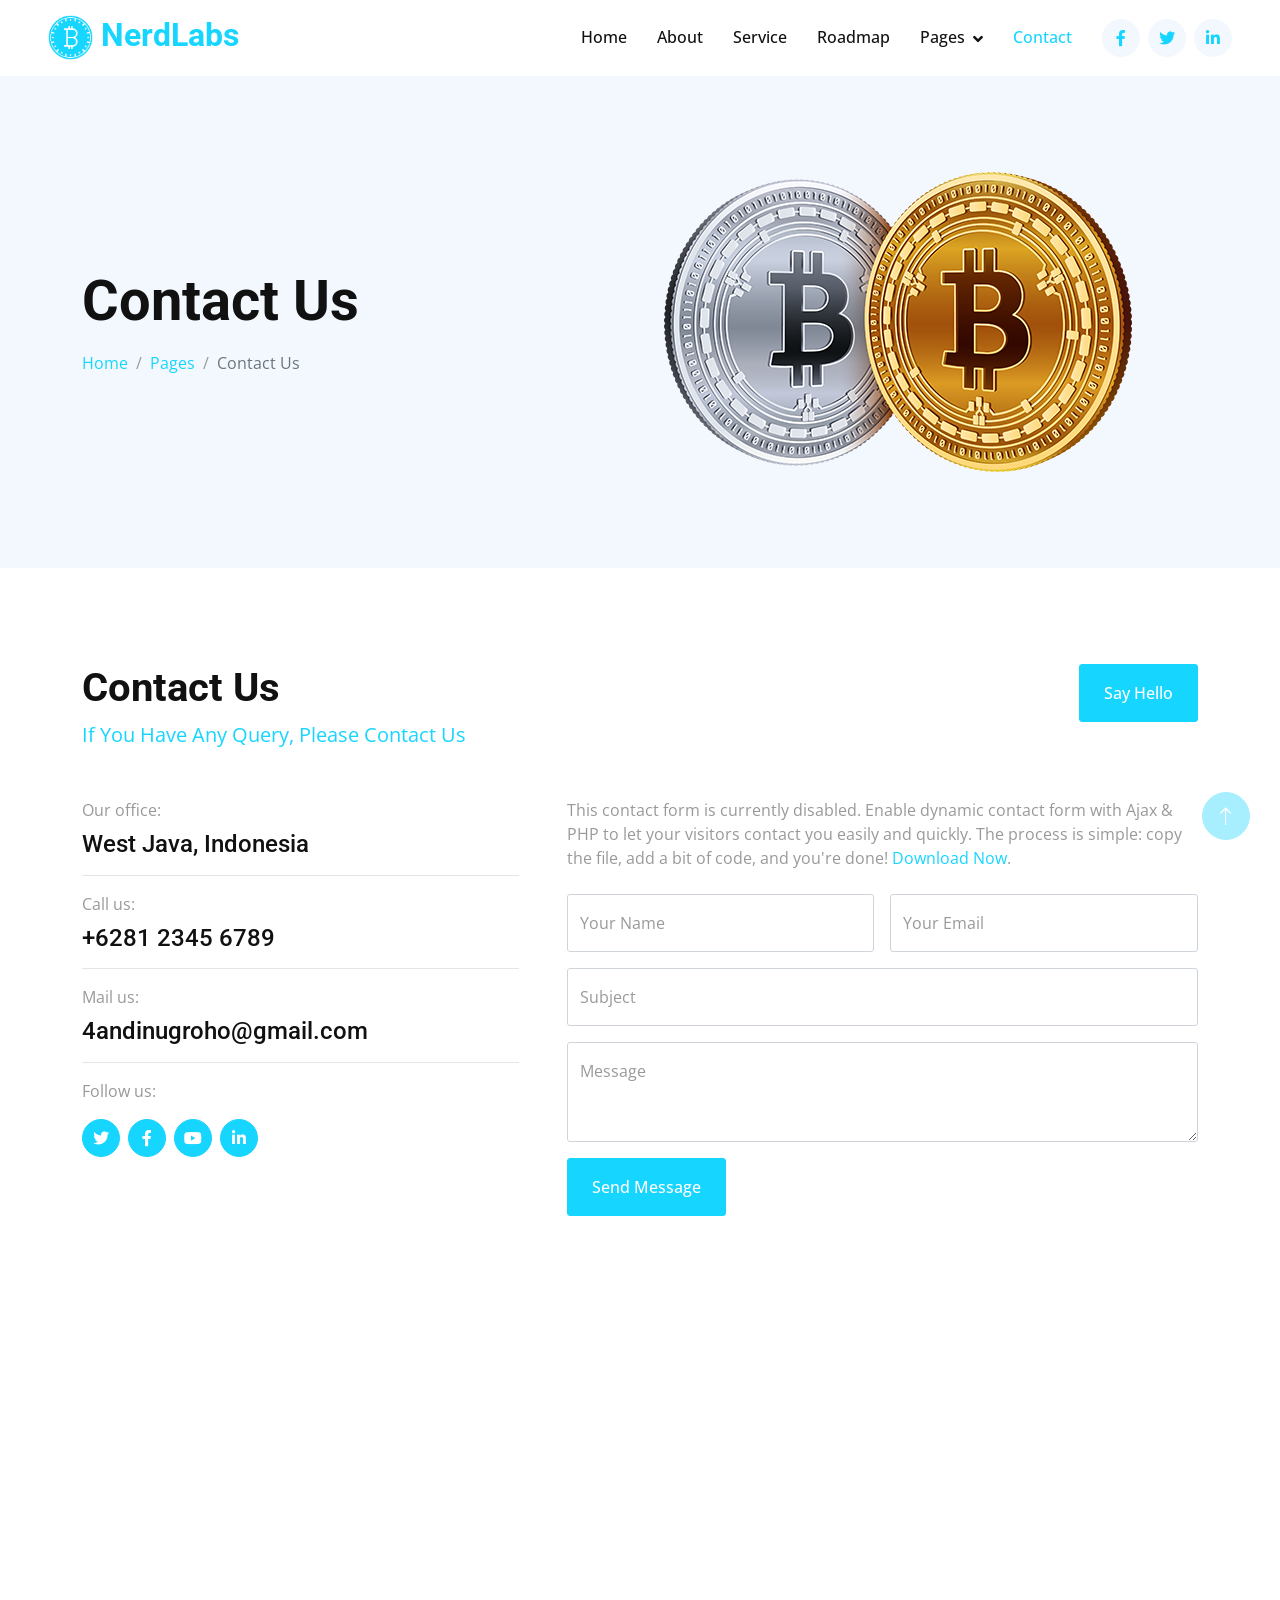
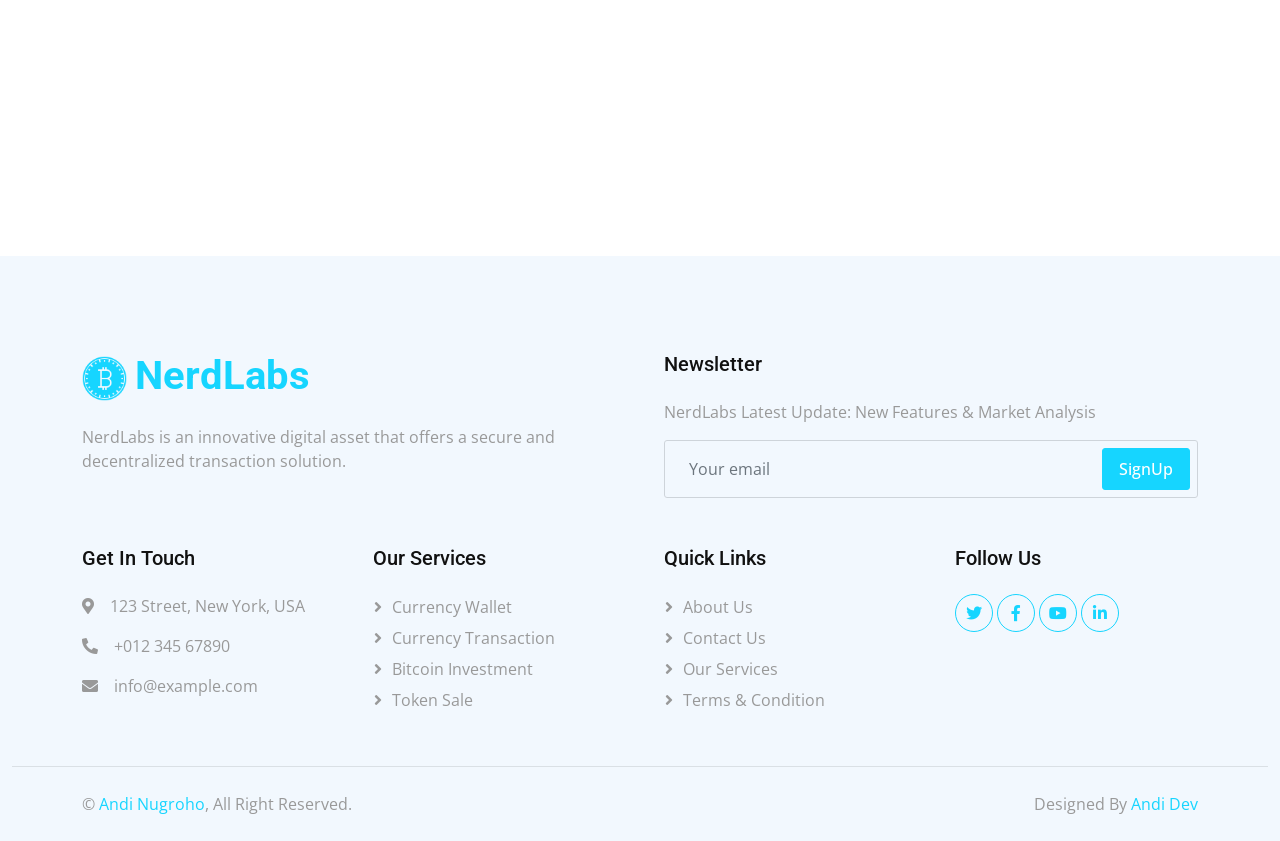
<file: contact.html>
<!DOCTYPE html>
<html lang="en">

<head>
    <meta charset="utf-8">
    <title>NerdLabs - Cryptocurrency Exchange</title>
    <meta content="width=device-width, initial-scale=1.0" name="viewport">
    <meta content="" name="keywords">
    <meta content="" name="description">

    <!-- Favicon -->
    <link href="img/favicon.ico" rel="icon">

    <!-- Google Web Fonts -->
    <link rel="preconnect" href="https://fonts.googleapis.com">
    <link rel="preconnect" href="https://fonts.gstatic.com" crossorigin>
    <link href="https://fonts.googleapis.com/css2?family=Open+Sans:wght@400;500&family=Roboto:wght@500;700&display=swap" rel="stylesheet">

    <!-- Icon Font Stylesheet -->
    <link href="https://cdnjs.cloudflare.com/ajax/libs/font-awesome/5.10.0/css/all.min.css" rel="stylesheet">
    <link href="https://cdn.jsdelivr.net/npm/bootstrap-icons@1.4.1/font/bootstrap-icons.css" rel="stylesheet">

    <!-- Libraries Stylesheet -->
    <link href="lib/animate/animate.min.css" rel="stylesheet">
    <link href="lib/owlcarousel/assets/owl.carousel.min.css" rel="stylesheet">

    <!-- Customized Bootstrap Stylesheet -->
    <link href="css/bootstrap.min.css" rel="stylesheet">

    <!-- Template Stylesheet -->
    <link href="css/style.css" rel="stylesheet">
</head>

<body>
    <!-- Spinner Start -->
    <div id="spinner" class="show bg-white position-fixed translate-middle w-100 vh-100 top-50 start-50 d-flex align-items-center justify-content-center">
        <div class="spinner-grow text-primary" role="status"></div>
    </div>
    <!-- Spinner End -->


    <!-- Navbar Start -->
    <nav class="navbar navbar-expand-lg bg-white navbar-light sticky-top p-0 px-4 px-lg-5">
        <a href="index.html" class="navbar-brand d-flex align-items-center">
            <h2 class="m-0 text-primary"><img class="img-fluid me-2" src="img/icon-1.png" alt="" style="width: 45px;">NerdLabs</h2>
        </a>
        <button type="button" class="navbar-toggler" data-bs-toggle="collapse" data-bs-target="#navbarCollapse">
            <span class="navbar-toggler-icon"></span>
        </button>
        <div class="collapse navbar-collapse" id="navbarCollapse">
            <div class="navbar-nav ms-auto py-4 py-lg-0">
                <a href="index.html" class="nav-item nav-link">Home</a>
                <a href="about.html" class="nav-item nav-link">About</a>
                <a href="service.html" class="nav-item nav-link">Service</a>
                <a href="roadmap.html" class="nav-item nav-link">Roadmap</a>
                <div class="nav-item dropdown">
                    <a href="#" class="nav-link dropdown-toggle" data-bs-toggle="dropdown">Pages</a>
                    <div class="dropdown-menu shadow-sm m-0">
                        <a href="feature.html" class="dropdown-item">Feature</a>
                        <a href="token.html" class="dropdown-item">Token Sale</a>
                        <a href="faq.html" class="dropdown-item">FAQs</a>
                        <a href="404.html" class="dropdown-item">404 Page</a>
                    </div>
                </div>
                <a href="contact.html" class="nav-item nav-link active">Contact</a>
            </div>
            <div class="h-100 d-lg-inline-flex align-items-center d-none">
                <a class="btn btn-square rounded-circle bg-light text-primary me-2" href=""><i class="fab fa-facebook-f"></i></a>
                <a class="btn btn-square rounded-circle bg-light text-primary me-2" href=""><i class="fab fa-twitter"></i></a>
                <a class="btn btn-square rounded-circle bg-light text-primary me-0" href=""><i class="fab fa-linkedin-in"></i></a>
            </div>
        </div>
    </nav>
    <!-- Navbar End -->


    <!-- Header Start -->
    <div class="container-fluid hero-header bg-light py-5 mb-5">
        <div class="container py-5">
            <div class="row g-5 align-items-center">
                <div class="col-lg-6">
                    <h1 class="display-4 mb-3 animated slideInDown">Contact Us</h1>
                    <nav aria-label="breadcrumb animated slideInDown">
                        <ol class="breadcrumb mb-0">
                            <li class="breadcrumb-item"><a href="#">Home</a></li>
                            <li class="breadcrumb-item"><a href="#">Pages</a></li>
                            <li class="breadcrumb-item active" aria-current="page">Contact Us</li>
                        </ol>
                    </nav>
                </div>
                <div class="col-lg-6 animated fadeIn">
                    <img class="img-fluid animated pulse infinite" style="animation-duration: 3s;" src="img/hero-2.png" alt="">
                </div>
            </div>
        </div>
    </div>
    <!-- Header End -->


    <!-- Contact Start -->
    <div class="container-xxl py-5">
        <div class="container">
            <div class="row g-5 mb-5 wow fadeInUp" data-wow-delay="0.1s">
                <div class="col-lg-6">
                    <h1 class="display-6">Contact Us</h1>
                    <p class="text-primary fs-5 mb-0">If You Have Any Query, Please Contact Us</p>
                </div>
                <div class="col-lg-6 text-lg-end">
                    <a class="btn btn-primary py-3 px-4" href="">Say Hello</a>
                </div>
            </div>
            <div class="row g-5">
                <div class="col-lg-5 col-md-6 wow fadeInUp" data-wow-delay="0.1s">
                    <p class="mb-2">Our office:</p>
                    <h4>West Java, Indonesia</h4>
                    <hr class="w-100">
                    <p class="mb-2">Call us:</p>
                    <h4>+6281 2345 6789</h4>
                    <hr class="w-100">
                    <p class="mb-2">Mail us:</p>
                    <h4>4andinugroho@gmail.com</h4>
                    <hr class="w-100">
                    <p class="mb-2">Follow us:</p>
                    <div class="d-flex pt-2">
                        <a class="btn btn-square btn-primary rounded-circle me-2" href=""><i class="fab fa-twitter"></i></a>
                        <a class="btn btn-square btn-primary rounded-circle me-2" href=""><i class="fab fa-facebook-f"></i></a>
                        <a class="btn btn-square btn-primary rounded-circle me-2" href=""><i class="fab fa-youtube"></i></a>
                        <a class="btn btn-square btn-primary rounded-circle me-2" href=""><i class="fab fa-linkedin-in"></i></a>
                    </div>
                </div>
                <div class="col-lg-7 col-md-6 wow fadeInUp" data-wow-delay="0.5s">
                    <p class="mb-4"> This contact form is currently disabled. Enable dynamic contact form with Ajax & PHP to let your visitors contact you easily and quickly. The process is simple: copy the file, add a bit of code, and you're done! <a href="#">Download Now</a>.</p>
                    <form>
                        <div class="row g-3">
                            <div class="col-md-6">
                                <div class="form-floating">
                                    <input type="text" class="form-control" id="name" placeholder="Your Name">
                                    <label for="name">Your Name</label>
                                </div>
                            </div>
                            <div class="col-md-6">
                                <div class="form-floating">
                                    <input type="email" class="form-control" id="email" placeholder="Your Email">
                                    <label for="email">Your Email</label>
                                </div>
                            </div>
                            <div class="col-12">
                                <div class="form-floating">
                                    <input type="text" class="form-control" id="subject" placeholder="Subject">
                                    <label for="subject">Subject</label>
                                </div>
                            </div>
                            <div class="col-12">
                                <div class="form-floating">
                                    <textarea class="form-control" placeholder="Leave a message here" id="message" style="height: 100px"></textarea>
                                    <label for="message">Message</label>
                                </div>
                            </div>
                            <div class="col-12">
                                <button class="btn btn-primary py-3 px-4" type="submit">Send Message</button>
                            </div>
                        </div>
                    </form>
                </div>
            </div>
        </div>
    </div>
    <!-- Contact End -->


    <!-- Google Map Start -->
    <div class="container-xxl py-5 px-0 wow fadeInUp" data-wow-delay="0.1s">
        <iframe class="w-100 mb-n2" style="height: 450px;"
            src="https://www.google.com/maps/embed?pb=!1m18!1m12!1m3!1d3001156.4288297426!2d-78.01371936852176!3d42.72876761954724!2m3!1f0!2f0!3f0!3m2!1i1024!2i768!4f13.1!3m3!1m2!1s0x4ccc4bf0f123a5a9%3A0xddcfc6c1de189567!2sNew%20York%2C%20USA!5e0!3m2!1sen!2sbd!4v1603794290143!5m2!1sen!2sbd"
            frameborder="0" allowfullscreen="" aria-hidden="false" tabindex="0"></iframe>
    </div>
    <!-- Google Map End -->


    <!-- Footer Start -->
    <div class="container-fluid bg-light footer mt-5 pt-5 wow fadeIn" data-wow-delay="0.1s">
        <div class="container py-5">
            <div class="row g-5">
                <div class="col-md-6">
                    <h1 class="text-primary mb-4"><img class="img-fluid me-2" src="img/icon-1.png" alt="" style="width: 45px;">NerdLabs</h1>
                    <span>NerdLabs is an innovative digital asset that offers a secure and decentralized transaction solution.</span>
                </div>
                <div class="col-md-6">
                    <h5 class="mb-4">Newsletter</h5>
                    <p>NerdLabs Latest Update: New Features & Market Analysis</p>
                    <div class="position-relative">
                        <input class="form-control bg-transparent w-100 py-3 ps-4 pe-5" type="text" placeholder="Your email">
                        <button type="button" class="btn btn-primary py-2 px-3 position-absolute top-0 end-0 mt-2 me-2">SignUp</button>
                    </div>
                </div>
                <div class="col-lg-3 col-md-6">
                    <h5 class="mb-4">Get In Touch</h5>
                    <p><i class="fa fa-map-marker-alt me-3"></i>123 Street, New York, USA</p>
                    <p><i class="fa fa-phone-alt me-3"></i>+012 345 67890</p>
                    <p><i class="fa fa-envelope me-3"></i>info@example.com</p>
                </div>
                <div class="col-lg-3 col-md-6">
                    <h5 class="mb-4">Our Services</h5>
                    <a class="btn btn-link" href="">Currency Wallet</a>
                    <a class="btn btn-link" href="">Currency Transaction</a>
                    <a class="btn btn-link" href="">Bitcoin Investment</a>
                    <a class="btn btn-link" href="">Token Sale</a>
                </div>
                <div class="col-lg-3 col-md-6">
                    <h5 class="mb-4">Quick Links</h5>
                    <a class="btn btn-link" href="">About Us</a>
                    <a class="btn btn-link" href="">Contact Us</a>
                    <a class="btn btn-link" href="">Our Services</a>
                    <a class="btn btn-link" href="">Terms & Condition</a>
                </div>
                <div class="col-lg-3 col-md-6">
                    <h5 class="mb-4">Follow Us</h5>
                    <div class="d-flex">
                        <a class="btn btn-square rounded-circle me-1" href=""><i class="fab fa-twitter"></i></a>
                        <a class="btn btn-square rounded-circle me-1" href=""><i class="fab fa-facebook-f"></i></a>
                        <a class="btn btn-square rounded-circle me-1" href=""><i class="fab fa-youtube"></i></a>
                        <a class="btn btn-square rounded-circle me-1" href=""><i class="fab fa-linkedin-in"></i></a>
                    </div>
                </div>
            </div>
        </div>
        <div class="container-fluid copyright">
            <div class="container">
                <div class="row">
                    <div class="col-md-6 text-center text-md-start mb-3 mb-md-0">
                        &copy; <a href="#">Andi Nugroho</a>, All Right Reserved.
                    </div>
                    <div class="col-md-6 text-center text-md-end">
                        <!--/*** This template is free as long as you keep the footer author’s credit link/attribution link/backlink. If you'd like to use the template without the footer author’s credit link/attribution link/backlink, you can purchase the Credit Removal License from "https://htmlcodex.com/credit-removal". Thank you for your support. ***/-->
                        Designed By <a href="#">Andi Dev</a>
                    </div>
                </div>
            </div>
        </div>
    </div>
    <!-- Footer End -->


    <!-- Back to Top -->
    <a href="#" class="btn btn-lg btn-primary btn-lg-square rounded-circle back-to-top"><i class="bi bi-arrow-up"></i></a>


    <!-- JavaScript Libraries -->
    <script src="https://code.jquery.com/jquery-3.4.1.min.js"></script>
    <script src="https://cdn.jsdelivr.net/npm/bootstrap@5.0.0/dist/js/bootstrap.bundle.min.js"></script>
    <script src="lib/wow/wow.min.js"></script>
    <script src="lib/easing/easing.min.js"></script>
    <script src="lib/waypoints/waypoints.min.js"></script>
    <script src="lib/owlcarousel/owl.carousel.min.js"></script>
    <script src="lib/counterup/counterup.min.js"></script>

    <!-- Template Javascript -->
    <script src="js/main.js"></script>
</body>

</html>
</file>
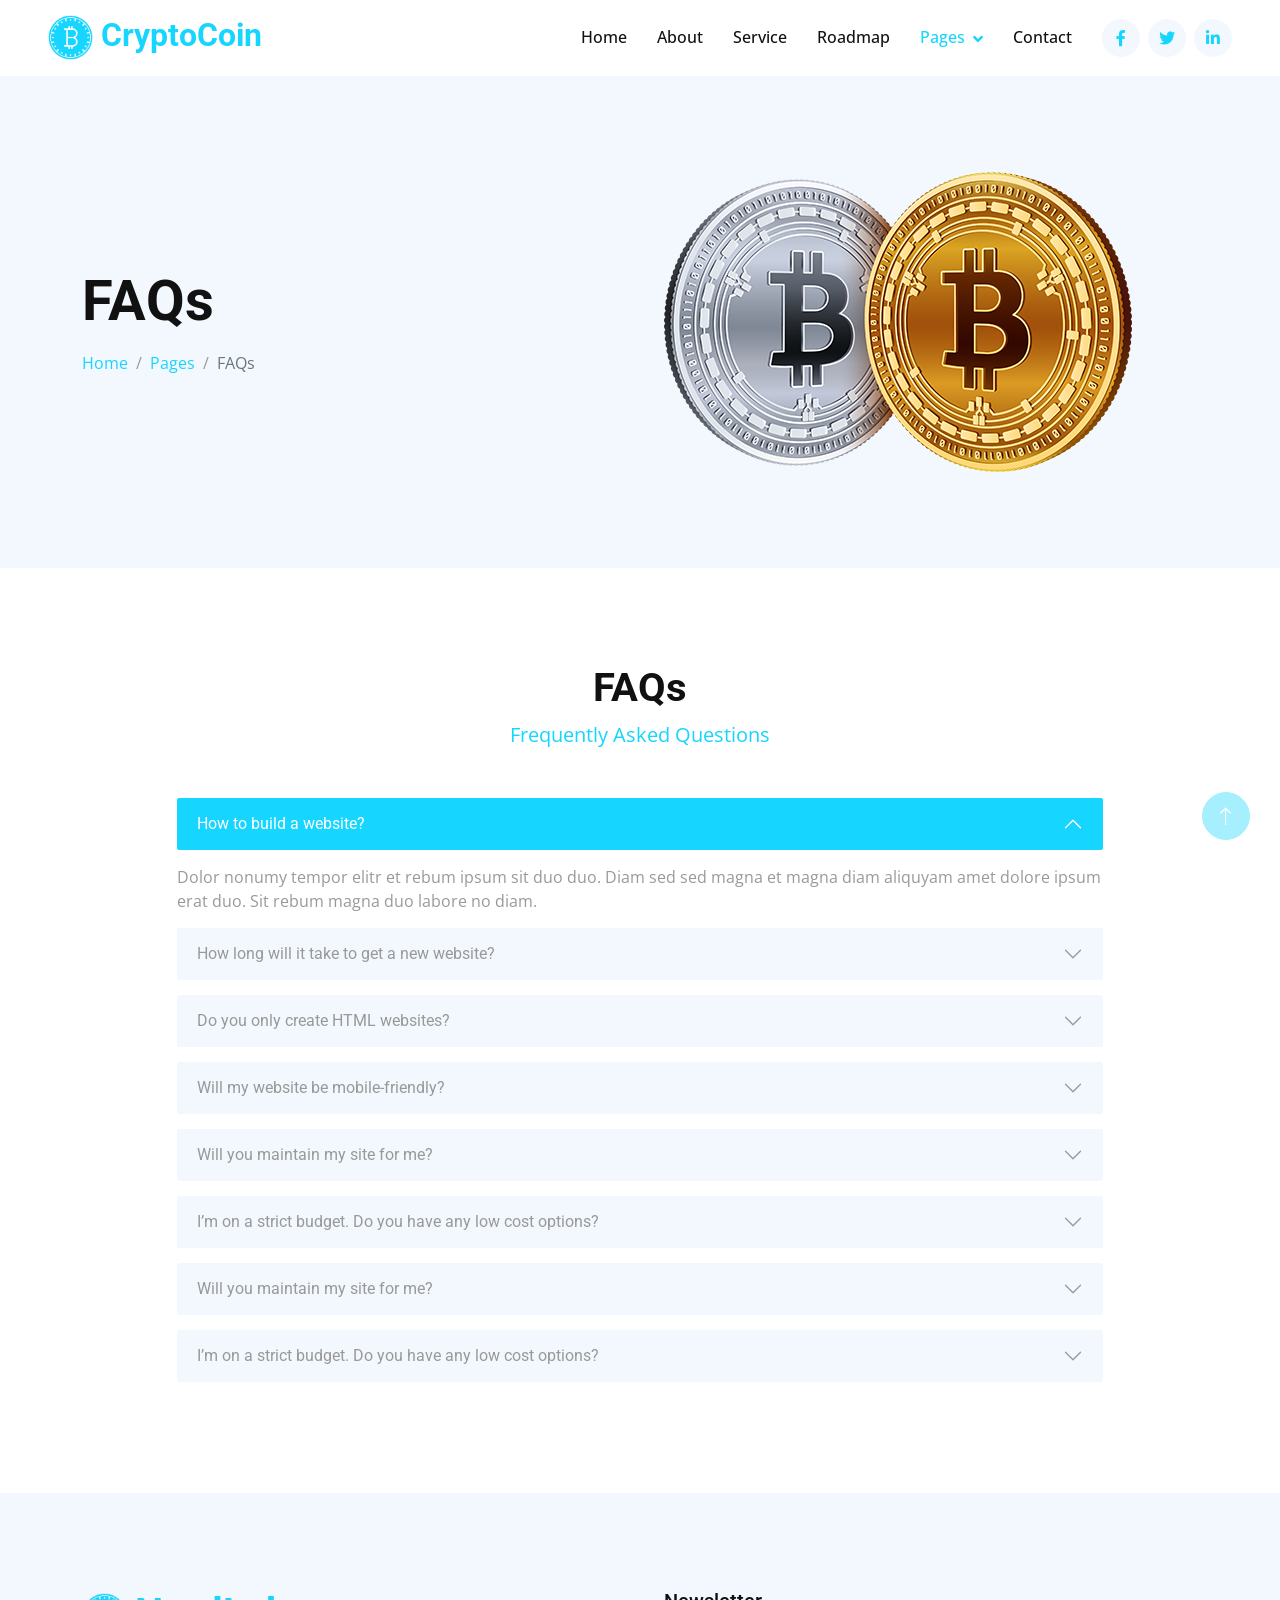
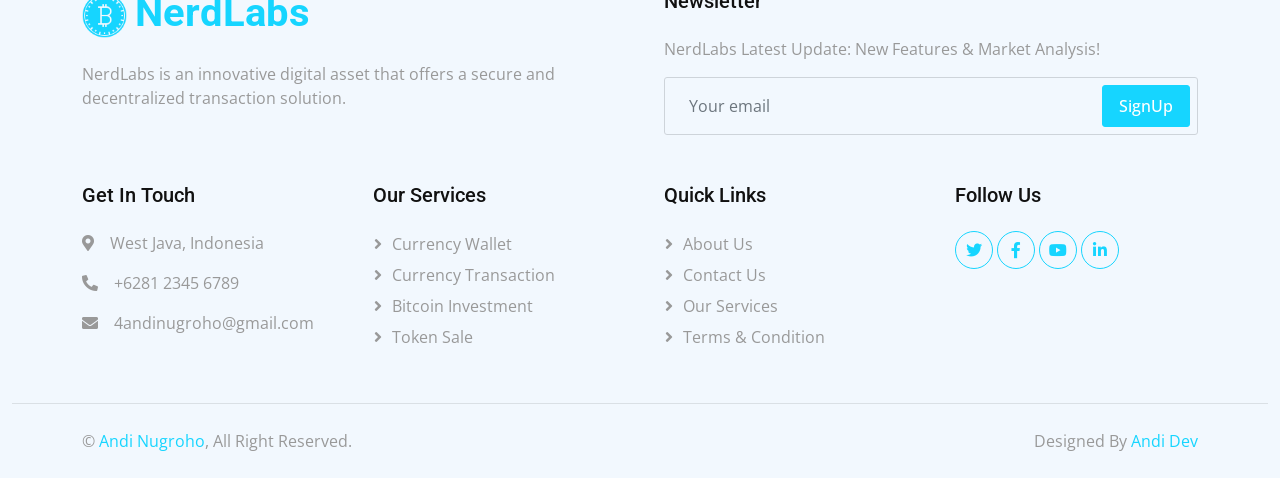
<file: faq.html>
<!DOCTYPE html>
<html lang="en">

<head>
    <meta charset="utf-8">
    <title>NerdLabs - Cryptocurrency Exchange</title>
    <meta content="width=device-width, initial-scale=1.0" name="viewport">
    <meta content="" name="keywords">
    <meta content="" name="description">

    <!-- Favicon -->
    <link href="img/favicon.ico" rel="icon">

    <!-- Google Web Fonts -->
    <link rel="preconnect" href="https://fonts.googleapis.com">
    <link rel="preconnect" href="https://fonts.gstatic.com" crossorigin>
    <link href="https://fonts.googleapis.com/css2?family=Open+Sans:wght@400;500&family=Roboto:wght@500;700&display=swap" rel="stylesheet">

    <!-- Icon Font Stylesheet -->
    <link href="https://cdnjs.cloudflare.com/ajax/libs/font-awesome/5.10.0/css/all.min.css" rel="stylesheet">
    <link href="https://cdn.jsdelivr.net/npm/bootstrap-icons@1.4.1/font/bootstrap-icons.css" rel="stylesheet">

    <!-- Libraries Stylesheet -->
    <link href="lib/animate/animate.min.css" rel="stylesheet">
    <link href="lib/owlcarousel/assets/owl.carousel.min.css" rel="stylesheet">

    <!-- Customized Bootstrap Stylesheet -->
    <link href="css/bootstrap.min.css" rel="stylesheet">

    <!-- Template Stylesheet -->
    <link href="css/style.css" rel="stylesheet">
</head>

<body>
    <!-- Spinner Start -->
    <div id="spinner" class="show bg-white position-fixed translate-middle w-100 vh-100 top-50 start-50 d-flex align-items-center justify-content-center">
        <div class="spinner-grow text-primary" role="status"></div>
    </div>
    <!-- Spinner End -->


    <!-- Navbar Start -->
    <nav class="navbar navbar-expand-lg bg-white navbar-light sticky-top p-0 px-4 px-lg-5">
        <a href="index.html" class="navbar-brand d-flex align-items-center">
            <h2 class="m-0 text-primary"><img class="img-fluid me-2" src="img/icon-1.png" alt="" style="width: 45px;">CryptoCoin</h2>
        </a>
        <button type="button" class="navbar-toggler" data-bs-toggle="collapse" data-bs-target="#navbarCollapse">
            <span class="navbar-toggler-icon"></span>
        </button>
        <div class="collapse navbar-collapse" id="navbarCollapse">
            <div class="navbar-nav ms-auto py-4 py-lg-0">
                <a href="index.html" class="nav-item nav-link">Home</a>
                <a href="about.html" class="nav-item nav-link">About</a>
                <a href="service.html" class="nav-item nav-link">Service</a>
                <a href="roadmap.html" class="nav-item nav-link">Roadmap</a>
                <div class="nav-item dropdown">
                    <a href="#" class="nav-link dropdown-toggle active" data-bs-toggle="dropdown">Pages</a>
                    <div class="dropdown-menu shadow-sm m-0">
                        <a href="feature.html" class="dropdown-item">Feature</a>
                        <a href="token.html" class="dropdown-item">Token Sale</a>
                        <a href="faq.html" class="dropdown-item active">FAQs</a>
                        <a href="404.html" class="dropdown-item">404 Page</a>
                    </div>
                </div>
                <a href="contact.html" class="nav-item nav-link">Contact</a>
            </div>
            <div class="h-100 d-lg-inline-flex align-items-center d-none">
                <a class="btn btn-square rounded-circle bg-light text-primary me-2" href=""><i class="fab fa-facebook-f"></i></a>
                <a class="btn btn-square rounded-circle bg-light text-primary me-2" href=""><i class="fab fa-twitter"></i></a>
                <a class="btn btn-square rounded-circle bg-light text-primary me-0" href=""><i class="fab fa-linkedin-in"></i></a>
            </div>
        </div>
    </nav>
    <!-- Navbar End -->


    <!-- Header Start -->
    <div class="container-fluid hero-header bg-light py-5 mb-5">
        <div class="container py-5">
            <div class="row g-5 align-items-center">
                <div class="col-lg-6">
                    <h1 class="display-4 mb-3 animated slideInDown">FAQs</h1>
                    <nav aria-label="breadcrumb animated slideInDown">
                        <ol class="breadcrumb mb-0">
                            <li class="breadcrumb-item"><a href="#">Home</a></li>
                            <li class="breadcrumb-item"><a href="#">Pages</a></li>
                            <li class="breadcrumb-item active" aria-current="page">FAQs</li>
                        </ol>
                    </nav>
                </div>
                <div class="col-lg-6 animated fadeIn">
                    <img class="img-fluid animated pulse infinite" style="animation-duration: 3s;" src="img/hero-2.png" alt="">
                </div>
            </div>
        </div>
    </div>
    <!-- Header End -->


    <!-- FAQs Start -->
    <div class="container-xxl py-5">
        <div class="container">
            <div class="text-center mx-auto wow fadeInUp" data-wow-delay="0.1s" style="max-width: 500px;">
                <h1 class="display-6">FAQs</h1>
                <p class="text-primary fs-5 mb-5">Frequently Asked Questions</p>
            </div>
            <div class="row justify-content-center">
                <div class="col-lg-10">
                    <div class="accordion" id="accordionExample">
                        <div class="accordion-item wow fadeInUp" data-wow-delay="0.1s">
                            <h2 class="accordion-header" id="headingOne">
                                <button class="accordion-button" type="button" data-bs-toggle="collapse"
                                    data-bs-target="#collapseOne" aria-expanded="true" aria-controls="collapseOne">
                                    How to build a website?
                                </button>
                            </h2>
                            <div id="collapseOne" class="accordion-collapse collapse show" aria-labelledby="headingOne"
                                data-bs-parent="#accordionExample">
                                <div class="accordion-body">
                                    Dolor nonumy tempor elitr et rebum ipsum sit duo duo. Diam sed sed magna et magna diam aliquyam amet dolore ipsum erat duo. Sit rebum magna duo labore no diam.
                                </div>
                            </div>
                        </div>
                        <div class="accordion-item wow fadeInUp" data-wow-delay="0.2s">
                            <h2 class="accordion-header" id="headingTwo">
                                <button class="accordion-button collapsed" type="button" data-bs-toggle="collapse"
                                    data-bs-target="#collapseTwo" aria-expanded="false" aria-controls="collapseTwo">
                                    How long will it take to get a new website?
                                </button>
                            </h2>
                            <div id="collapseTwo" class="accordion-collapse collapse" aria-labelledby="headingTwo"
                                data-bs-parent="#accordionExample">
                                <div class="accordion-body">
                                    Dolor nonumy tempor elitr et rebum ipsum sit duo duo. Diam sed sed magna et magna diam aliquyam amet dolore ipsum erat duo. Sit rebum magna duo labore no diam.
                                </div>
                            </div>
                        </div>
                        <div class="accordion-item wow fadeInUp" data-wow-delay="0.3s">
                            <h2 class="accordion-header" id="headingThree">
                                <button class="accordion-button collapsed" type="button" data-bs-toggle="collapse"
                                    data-bs-target="#collapseThree" aria-expanded="false" aria-controls="collapseThree">
                                    Do you only create HTML websites?
                                </button>
                            </h2>
                            <div id="collapseThree" class="accordion-collapse collapse" aria-labelledby="headingThree"
                                data-bs-parent="#accordionExample">
                                <div class="accordion-body">
                                    Dolor nonumy tempor elitr et rebum ipsum sit duo duo. Diam sed sed magna et magna diam aliquyam amet dolore ipsum erat duo. Sit rebum magna duo labore no diam.
                                </div>
                            </div>
                        </div>
                        <div class="accordion-item wow fadeInUp" data-wow-delay="0.4s">
                            <h2 class="accordion-header" id="headingFour">
                                <button class="accordion-button collapsed" type="button" data-bs-toggle="collapse"
                                    data-bs-target="#collapseFour" aria-expanded="true" aria-controls="collapseFour">
                                    Will my website be mobile-friendly?
                                </button>
                            </h2>
                            <div id="collapseFour" class="accordion-collapse collapse" aria-labelledby="headingFour"
                                data-bs-parent="#accordionExample">
                                <div class="accordion-body">
                                    Dolor nonumy tempor elitr et rebum ipsum sit duo duo. Diam sed sed magna et magna diam aliquyam amet dolore ipsum erat duo. Sit rebum magna duo labore no diam.
                                </div>
                            </div>
                        </div>
                        <div class="accordion-item wow fadeInUp" data-wow-delay="0.5s">
                            <h2 class="accordion-header" id="headingFive">
                                <button class="accordion-button collapsed" type="button" data-bs-toggle="collapse"
                                    data-bs-target="#collapseFive" aria-expanded="false" aria-controls="collapseFive">
                                    Will you maintain my site for me?
                                </button>
                            </h2>
                            <div id="collapseFive" class="accordion-collapse collapse" aria-labelledby="headingFive"
                                data-bs-parent="#accordionExample">
                                <div class="accordion-body">
                                    Dolor nonumy tempor elitr et rebum ipsum sit duo duo. Diam sed sed magna et magna diam aliquyam amet dolore ipsum erat duo. Sit rebum magna duo labore no diam.
                                </div>
                            </div>
                        </div>
                        <div class="accordion-item wow fadeInUp" data-wow-delay="0.6s">
                            <h2 class="accordion-header" id="headingSix">
                                <button class="accordion-button collapsed" type="button" data-bs-toggle="collapse"
                                    data-bs-target="#collapseSix" aria-expanded="false" aria-controls="collapseSix">
                                    I’m on a strict budget. Do you have any low cost options?
                                </button>
                            </h2>
                            <div id="collapseSix" class="accordion-collapse collapse" aria-labelledby="headingSix"
                                data-bs-parent="#accordionExample">
                                <div class="accordion-body">
                                    Dolor nonumy tempor elitr et rebum ipsum sit duo duo. Diam sed sed magna et magna diam aliquyam amet dolore ipsum erat duo. Sit rebum magna duo labore no diam.
                                </div>
                            </div>
                        </div>
                        <div class="accordion-item wow fadeInUp" data-wow-delay="0.7s">
                            <h2 class="accordion-header" id="headingSeven">
                                <button class="accordion-button collapsed" type="button" data-bs-toggle="collapse"
                                    data-bs-target="#collapseSeven" aria-expanded="false" aria-controls="collapseSeven">
                                    Will you maintain my site for me?
                                </button>
                            </h2>
                            <div id="collapseSeven" class="accordion-collapse collapse" aria-labelledby="headingSeven"
                                data-bs-parent="#accordionExample">
                                <div class="accordion-body">
                                    Dolor nonumy tempor elitr et rebum ipsum sit duo duo. Diam sed sed magna et magna diam aliquyam amet dolore ipsum erat duo. Sit rebum magna duo labore no diam.
                                </div>
                            </div>
                        </div>
                        <div class="accordion-item wow fadeInUp" data-wow-delay="0.8s">
                            <h2 class="accordion-header" id="headingEight">
                                <button class="accordion-button collapsed" type="button" data-bs-toggle="collapse"
                                    data-bs-target="#collapseEight" aria-expanded="false" aria-controls="collapseEight">
                                    I’m on a strict budget. Do you have any low cost options?
                                </button>
                            </h2>
                            <div id="collapseEight" class="accordion-collapse collapse" aria-labelledby="headingEight"
                                data-bs-parent="#accordionExample">
                                <div class="accordion-body">
                                    Dolor nonumy tempor elitr et rebum ipsum sit duo duo. Diam sed sed magna et magna diam aliquyam amet dolore ipsum erat duo. Sit rebum magna duo labore no diam.
                                </div>
                            </div>
                        </div>
                    </div>
                </div>
            </div>
        </div>
    </div>
    <!-- FAQs Start -->


    <!-- Footer Start -->
    <div class="container-fluid bg-light footer mt-5 pt-5 wow fadeIn" data-wow-delay="0.1s">
        <div class="container py-5">
            <div class="row g-5">
                <div class="col-md-6">
                    <h1 class="text-primary mb-4"><img class="img-fluid me-2" src="img/icon-1.png" alt="" style="width: 45px;">NerdLabs</h1>
                    <span>NerdLabs is an innovative digital asset that offers a secure and decentralized transaction solution.</span>
                </div>
                <div class="col-md-6">
                    <h5 class="mb-4">Newsletter</h5>
                    <p>NerdLabs Latest Update: New Features & Market Analysis!</p>
                    <div class="position-relative">
                        <input class="form-control bg-transparent w-100 py-3 ps-4 pe-5" type="text" placeholder="Your email">
                        <button type="button" class="btn btn-primary py-2 px-3 position-absolute top-0 end-0 mt-2 me-2">SignUp</button>
                    </div>
                </div>
                <div class="col-lg-3 col-md-6">
                    <h5 class="mb-4">Get In Touch</h5>
                    <p><i class="fa fa-map-marker-alt me-3"></i>West Java, Indonesia</p>
                    <p><i class="fa fa-phone-alt me-3"></i>+6281 2345 6789</p>
                    <p><i class="fa fa-envelope me-3"></i>4andinugroho@gmail.com</p>
                </div>
                <div class="col-lg-3 col-md-6">
                    <h5 class="mb-4">Our Services</h5>
                    <a class="btn btn-link" href="">Currency Wallet</a>
                    <a class="btn btn-link" href="">Currency Transaction</a>
                    <a class="btn btn-link" href="">Bitcoin Investment</a>
                    <a class="btn btn-link" href="">Token Sale</a>
                </div>
                <div class="col-lg-3 col-md-6">
                    <h5 class="mb-4">Quick Links</h5>
                    <a class="btn btn-link" href="">About Us</a>
                    <a class="btn btn-link" href="">Contact Us</a>
                    <a class="btn btn-link" href="">Our Services</a>
                    <a class="btn btn-link" href="">Terms & Condition</a>
                </div>
                <div class="col-lg-3 col-md-6">
                    <h5 class="mb-4">Follow Us</h5>
                    <div class="d-flex">
                        <a class="btn btn-square rounded-circle me-1" href=""><i class="fab fa-twitter"></i></a>
                        <a class="btn btn-square rounded-circle me-1" href=""><i class="fab fa-facebook-f"></i></a>
                        <a class="btn btn-square rounded-circle me-1" href=""><i class="fab fa-youtube"></i></a>
                        <a class="btn btn-square rounded-circle me-1" href=""><i class="fab fa-linkedin-in"></i></a>
                    </div>
                </div>
            </div>
        </div>
        <div class="container-fluid copyright">
            <div class="container">
                <div class="row">
                    <div class="col-md-6 text-center text-md-start mb-3 mb-md-0">
                        &copy; <a href="#">Andi Nugroho</a>, All Right Reserved.
                    </div>
                    <div class="col-md-6 text-center text-md-end">
                        <!--/*** This template is free as long as you keep the footer author’s credit link/attribution link/backlink. If you'd like to use the template without the footer author’s credit link/attribution link/backlink, you can purchase the Credit Removal License from "https://htmlcodex.com/credit-removal". Thank you for your support. ***/-->
                        Designed By <a href="#">Andi Dev</a>
                    </div>
                </div>
            </div>
        </div>
    </div>
    <!-- Footer End -->


    <!-- Back to Top -->
    <a href="#" class="btn btn-lg btn-primary btn-lg-square rounded-circle back-to-top"><i class="bi bi-arrow-up"></i></a>


    <!-- JavaScript Libraries -->
    <script src="https://code.jquery.com/jquery-3.4.1.min.js"></script>
    <script src="https://cdn.jsdelivr.net/npm/bootstrap@5.0.0/dist/js/bootstrap.bundle.min.js"></script>
    <script src="lib/wow/wow.min.js"></script>
    <script src="lib/easing/easing.min.js"></script>
    <script src="lib/waypoints/waypoints.min.js"></script>
    <script src="lib/owlcarousel/owl.carousel.min.js"></script>
    <script src="lib/counterup/counterup.min.js"></script>

    <!-- Template Javascript -->
    <script src="js/main.js"></script>
</body>

</html>
</file>
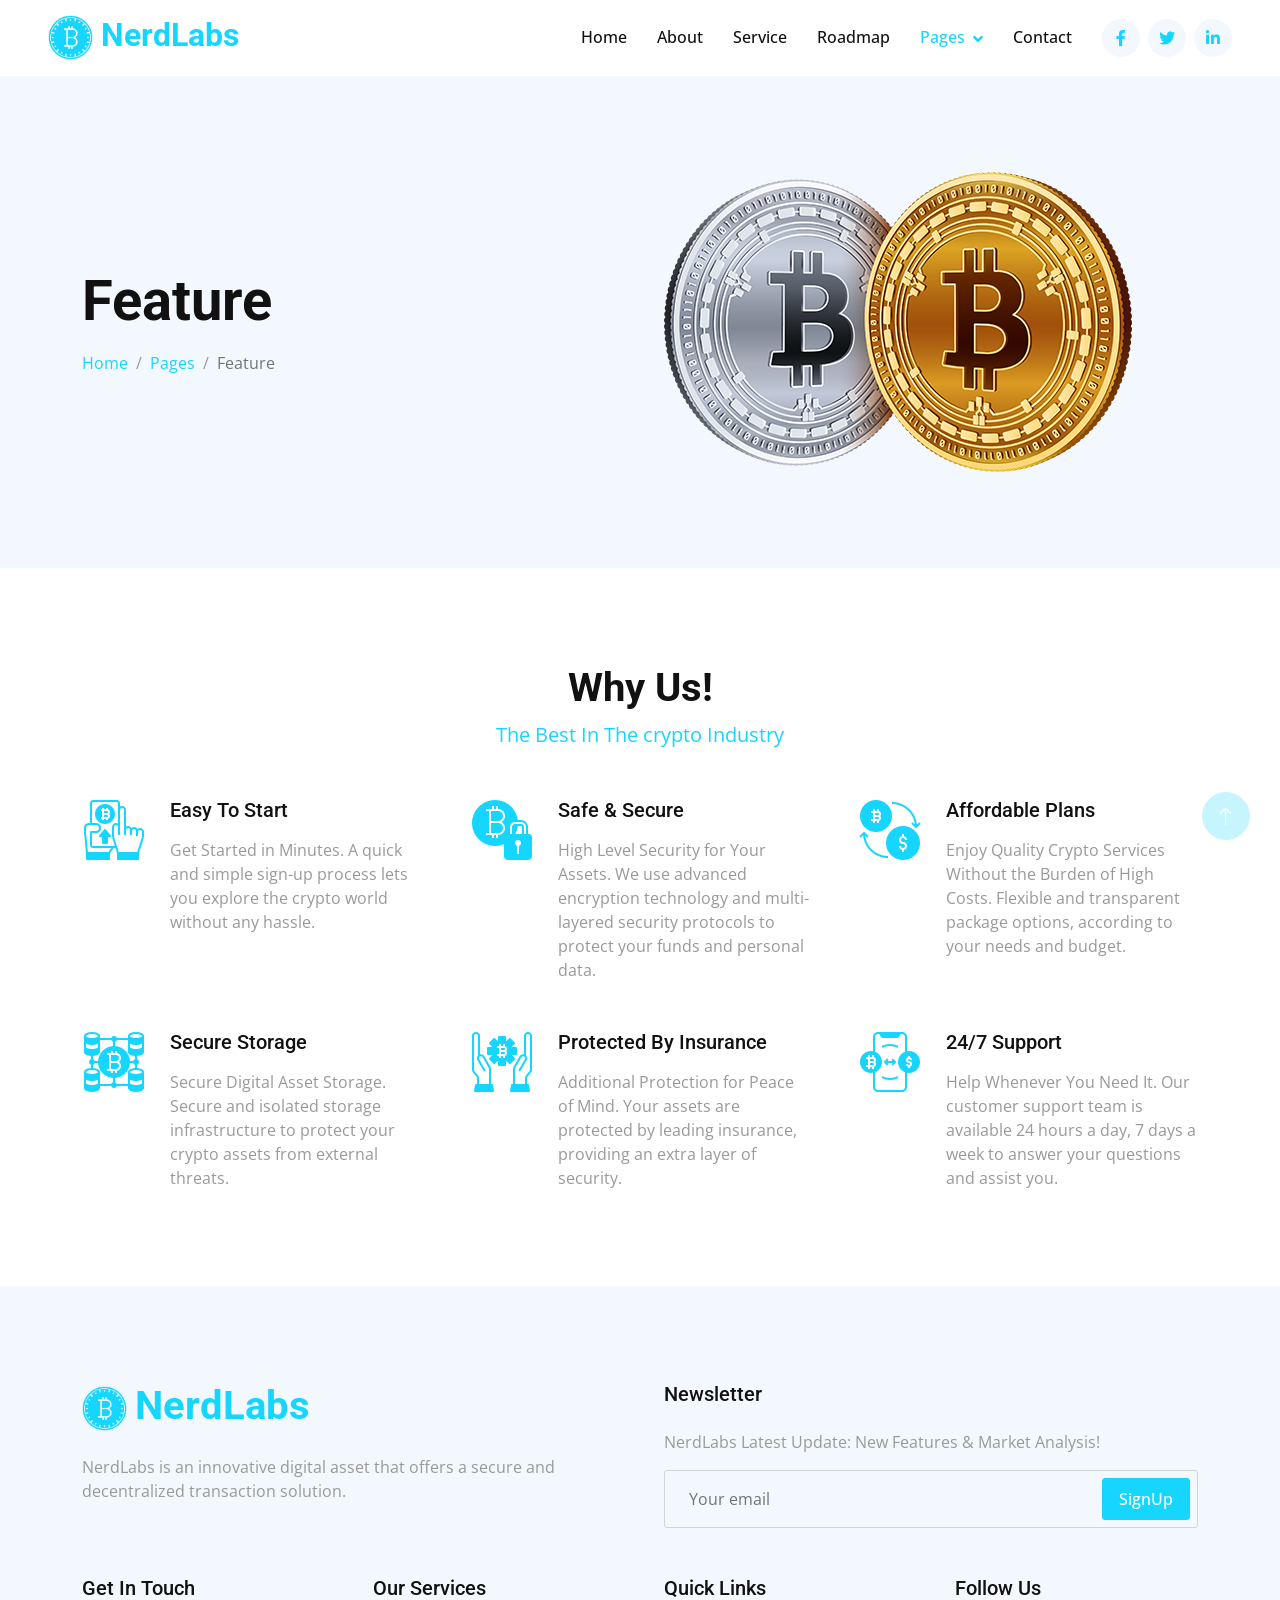
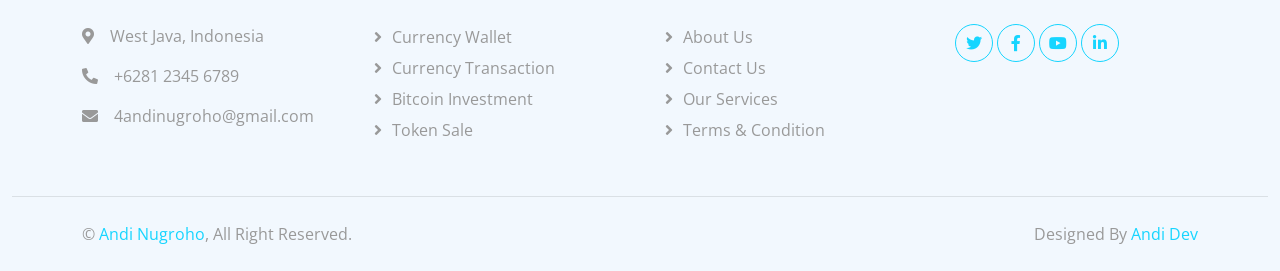
<file: feature.html>
<!DOCTYPE html>
<html lang="en">

<head>
    <meta charset="utf-8">
    <title>NerdLabs - Cryptocurrency Exchange</title>
    <meta content="width=device-width, initial-scale=1.0" name="viewport">
    <meta content="" name="keywords">
    <meta content="" name="description">

    <!-- Favicon -->
    <link href="img/favicon.ico" rel="icon">

    <!-- Google Web Fonts -->
    <link rel="preconnect" href="https://fonts.googleapis.com">
    <link rel="preconnect" href="https://fonts.gstatic.com" crossorigin>
    <link href="https://fonts.googleapis.com/css2?family=Open+Sans:wght@400;500&family=Roboto:wght@500;700&display=swap" rel="stylesheet">

    <!-- Icon Font Stylesheet -->
    <link href="https://cdnjs.cloudflare.com/ajax/libs/font-awesome/5.10.0/css/all.min.css" rel="stylesheet">
    <link href="https://cdn.jsdelivr.net/npm/bootstrap-icons@1.4.1/font/bootstrap-icons.css" rel="stylesheet">

    <!-- Libraries Stylesheet -->
    <link href="lib/animate/animate.min.css" rel="stylesheet">
    <link href="lib/owlcarousel/assets/owl.carousel.min.css" rel="stylesheet">

    <!-- Customized Bootstrap Stylesheet -->
    <link href="css/bootstrap.min.css" rel="stylesheet">

    <!-- Template Stylesheet -->
    <link href="css/style.css" rel="stylesheet">
</head>

<body>
    <!-- Spinner Start -->
    <div id="spinner" class="show bg-white position-fixed translate-middle w-100 vh-100 top-50 start-50 d-flex align-items-center justify-content-center">
        <div class="spinner-grow text-primary" role="status"></div>
    </div>
    <!-- Spinner End -->


    <!-- Navbar Start -->
    <nav class="navbar navbar-expand-lg bg-white navbar-light sticky-top p-0 px-4 px-lg-5">
        <a href="index.html" class="navbar-brand d-flex align-items-center">
            <h2 class="m-0 text-primary"><img class="img-fluid me-2" src="img/icon-1.png" alt="" style="width: 45px;">NerdLabs</h2>
        </a>
        <button type="button" class="navbar-toggler" data-bs-toggle="collapse" data-bs-target="#navbarCollapse">
            <span class="navbar-toggler-icon"></span>
        </button>
        <div class="collapse navbar-collapse" id="navbarCollapse">
            <div class="navbar-nav ms-auto py-4 py-lg-0">
                <a href="index.html" class="nav-item nav-link">Home</a>
                <a href="about.html" class="nav-item nav-link">About</a>
                <a href="service.html" class="nav-item nav-link">Service</a>
                <a href="roadmap.html" class="nav-item nav-link">Roadmap</a>
                <div class="nav-item dropdown">
                    <a href="#" class="nav-link dropdown-toggle active" data-bs-toggle="dropdown">Pages</a>
                    <div class="dropdown-menu shadow-sm m-0">
                        <a href="feature.html" class="dropdown-item active">Feature</a>
                        <a href="token.html" class="dropdown-item">Token Sale</a>
                        <a href="faq.html" class="dropdown-item">FAQs</a>
                        <a href="404.html" class="dropdown-item">404 Page</a>
                    </div>
                </div>
                <a href="contact.html" class="nav-item nav-link">Contact</a>
            </div>
            <div class="h-100 d-lg-inline-flex align-items-center d-none">
                <a class="btn btn-square rounded-circle bg-light text-primary me-2" href=""><i class="fab fa-facebook-f"></i></a>
                <a class="btn btn-square rounded-circle bg-light text-primary me-2" href=""><i class="fab fa-twitter"></i></a>
                <a class="btn btn-square rounded-circle bg-light text-primary me-0" href=""><i class="fab fa-linkedin-in"></i></a>
            </div>
        </div>
    </nav>
    <!-- Navbar End -->


    <!-- Header Start -->
    <div class="container-fluid hero-header bg-light py-5 mb-5">
        <div class="container py-5">
            <div class="row g-5 align-items-center">
                <div class="col-lg-6">
                    <h1 class="display-4 mb-3 animated slideInDown">Feature</h1>
                    <nav aria-label="breadcrumb animated slideInDown">
                        <ol class="breadcrumb mb-0">
                            <li class="breadcrumb-item"><a href="#">Home</a></li>
                            <li class="breadcrumb-item"><a href="#">Pages</a></li>
                            <li class="breadcrumb-item active" aria-current="page">Feature</li>
                        </ol>
                    </nav>
                </div>
                <div class="col-lg-6 animated fadeIn">
                    <img class="img-fluid animated pulse infinite" style="animation-duration: 3s;" src="img/hero-2.png" alt="">
                </div>
            </div>
        </div>
    </div>
    <!-- Header End -->


    <!-- Features Start -->
    <div class="container-xxl py-5">
        <div class="container">
            <div class="text-center mx-auto wow fadeInUp" data-wow-delay="0.1s" style="max-width: 500px;">
                <h1 class="display-6">Why Us!</h1>
                <p class="text-primary fs-5 mb-5">The Best In The crypto Industry</p>
            </div>
            <div class="row g-5">
                <div class="col-lg-4 col-md-6 wow fadeInUp" data-wow-delay="0.1s">
                    <div class="d-flex align-items-start">
                        <img class="img-fluid flex-shrink-0" src="img/icon-7.png" alt="">
                        <div class="ps-4">
                            <h5 class="mb-3">Easy To Start</h5>
                            <span>Get Started in Minutes. A quick and simple sign-up process lets you explore the crypto world without any hassle.</span>
                        </div>
                    </div>
                </div>
                <div class="col-lg-4 col-md-6 wow fadeInUp" data-wow-delay="0.3s">
                    <div class="d-flex align-items-start">
                        <img class="img-fluid flex-shrink-0" src="img/icon-6.png" alt="">
                        <div class="ps-4">
                            <h5 class="mb-3">Safe & Secure</h5>
                            <span>High Level Security for Your Assets. We use advanced encryption technology and multi-layered security protocols to protect your funds and personal data.</span>
                        </div>
                    </div>
                </div>
                <div class="col-lg-4 col-md-6 wow fadeInUp" data-wow-delay="0.5s">
                    <div class="d-flex align-items-start">
                        <img class="img-fluid flex-shrink-0" src="img/icon-5.png" alt="">
                        <div class="ps-4">
                            <h5 class="mb-3">Affordable Plans</h5>
                            <span>Enjoy Quality Crypto Services Without the Burden of High Costs. Flexible and transparent package options, according to your needs and budget.</span>
                        </div>
                    </div>
                </div>
                <div class="col-lg-4 col-md-6 wow fadeInUp" data-wow-delay="0.1s">
                    <div class="d-flex align-items-start">
                        <img class="img-fluid flex-shrink-0" src="img/icon-4.png" alt="">
                        <div class="ps-4">
                            <h5 class="mb-3">Secure Storage</h5>
                            <span>Secure Digital Asset Storage. Secure and isolated storage infrastructure to protect your crypto assets from external threats.</span>
                        </div>
                    </div>
                </div>
                <div class="col-lg-4 col-md-6 wow fadeInUp" data-wow-delay="0.3s">
                    <div class="d-flex align-items-start">
                        <img class="img-fluid flex-shrink-0" src="img/icon-3.png" alt="">
                        <div class="ps-4">
                            <h5 class="mb-3">Protected By Insurance</h5>
                            <span>Additional Protection for Peace of Mind. Your assets are protected by leading insurance, providing an extra layer of security.</span>
                        </div>
                    </div>
                </div>
                <div class="col-lg-4 col-md-6 wow fadeInUp" data-wow-delay="0.5s">
                    <div class="d-flex align-items-start">
                        <img class="img-fluid flex-shrink-0" src="img/icon-8.png" alt="">
                        <div class="ps-4">
                            <h5 class="mb-3">24/7 Support</h5>
                            <span>Help Whenever You Need It. Our customer support team is available 24 hours a day, 7 days a week to answer your questions and assist you.</span>
                        </div>
                    </div>
                </div>
            </div>
        </div>
    </div>
    <!-- Features End -->


    <!-- Footer Start -->
    <div class="container-fluid bg-light footer mt-5 pt-5 wow fadeIn" data-wow-delay="0.1s">
        <div class="container py-5">
            <div class="row g-5">
                <div class="col-md-6">
                    <h1 class="text-primary mb-4"><img class="img-fluid me-2" src="img/icon-1.png" alt="" style="width: 45px;">NerdLabs</h1>
                    <span>NerdLabs is an innovative digital asset that offers a secure and decentralized transaction solution.</span>
                </div>
                <div class="col-md-6">
                    <h5 class="mb-4">Newsletter</h5>
                    <p>NerdLabs Latest Update: New Features & Market Analysis!</p>
                    <div class="position-relative">
                        <input class="form-control bg-transparent w-100 py-3 ps-4 pe-5" type="text" placeholder="Your email">
                        <button type="button" class="btn btn-primary py-2 px-3 position-absolute top-0 end-0 mt-2 me-2">SignUp</button>
                    </div>
                </div>
                <div class="col-lg-3 col-md-6">
                    <h5 class="mb-4">Get In Touch</h5>
                    <p><i class="fa fa-map-marker-alt me-3"></i>West Java, Indonesia</p>
                    <p><i class="fa fa-phone-alt me-3"></i>+6281 2345 6789</p>
                    <p><i class="fa fa-envelope me-3"></i>4andinugroho@gmail.com</p>
                </div>
                <div class="col-lg-3 col-md-6">
                    <h5 class="mb-4">Our Services</h5>
                    <a class="btn btn-link" href="">Currency Wallet</a>
                    <a class="btn btn-link" href="">Currency Transaction</a>
                    <a class="btn btn-link" href="">Bitcoin Investment</a>
                    <a class="btn btn-link" href="">Token Sale</a>
                </div>
                <div class="col-lg-3 col-md-6">
                    <h5 class="mb-4">Quick Links</h5>
                    <a class="btn btn-link" href="">About Us</a>
                    <a class="btn btn-link" href="">Contact Us</a>
                    <a class="btn btn-link" href="">Our Services</a>
                    <a class="btn btn-link" href="">Terms & Condition</a>
                </div>
                <div class="col-lg-3 col-md-6">
                    <h5 class="mb-4">Follow Us</h5>
                    <div class="d-flex">
                        <a class="btn btn-square rounded-circle me-1" href=""><i class="fab fa-twitter"></i></a>
                        <a class="btn btn-square rounded-circle me-1" href=""><i class="fab fa-facebook-f"></i></a>
                        <a class="btn btn-square rounded-circle me-1" href=""><i class="fab fa-youtube"></i></a>
                        <a class="btn btn-square rounded-circle me-1" href=""><i class="fab fa-linkedin-in"></i></a>
                    </div>
                </div>
            </div>
        </div>
        <div class="container-fluid copyright">
            <div class="container">
                <div class="row">
                    <div class="col-md-6 text-center text-md-start mb-3 mb-md-0">
                        &copy; <a href="#">Andi Nugroho</a>, All Right Reserved.
                    </div>
                    <div class="col-md-6 text-center text-md-end">
                        <!--/*** This template is free as long as you keep the footer author’s credit link/attribution link/backlink. If you'd like to use the template without the footer author’s credit link/attribution link/backlink, you can purchase the Credit Removal License from "https://htmlcodex.com/credit-removal". Thank you for your support. ***/-->
                        Designed By <a href="#">Andi Dev</a>
                    </div>
                </div>
            </div>
        </div>
    </div>
    <!-- Footer End -->


    <!-- Back to Top -->
    <a href="#" class="btn btn-lg btn-primary btn-lg-square rounded-circle back-to-top"><i class="bi bi-arrow-up"></i></a>


    <!-- JavaScript Libraries -->
    <script src="https://code.jquery.com/jquery-3.4.1.min.js"></script>
    <script src="https://cdn.jsdelivr.net/npm/bootstrap@5.0.0/dist/js/bootstrap.bundle.min.js"></script>
    <script src="lib/wow/wow.min.js"></script>
    <script src="lib/easing/easing.min.js"></script>
    <script src="lib/waypoints/waypoints.min.js"></script>
    <script src="lib/owlcarousel/owl.carousel.min.js"></script>
    <script src="lib/counterup/counterup.min.js"></script>

    <!-- Template Javascript -->
    <script src="js/main.js"></script>
</body>

</html>
</file>
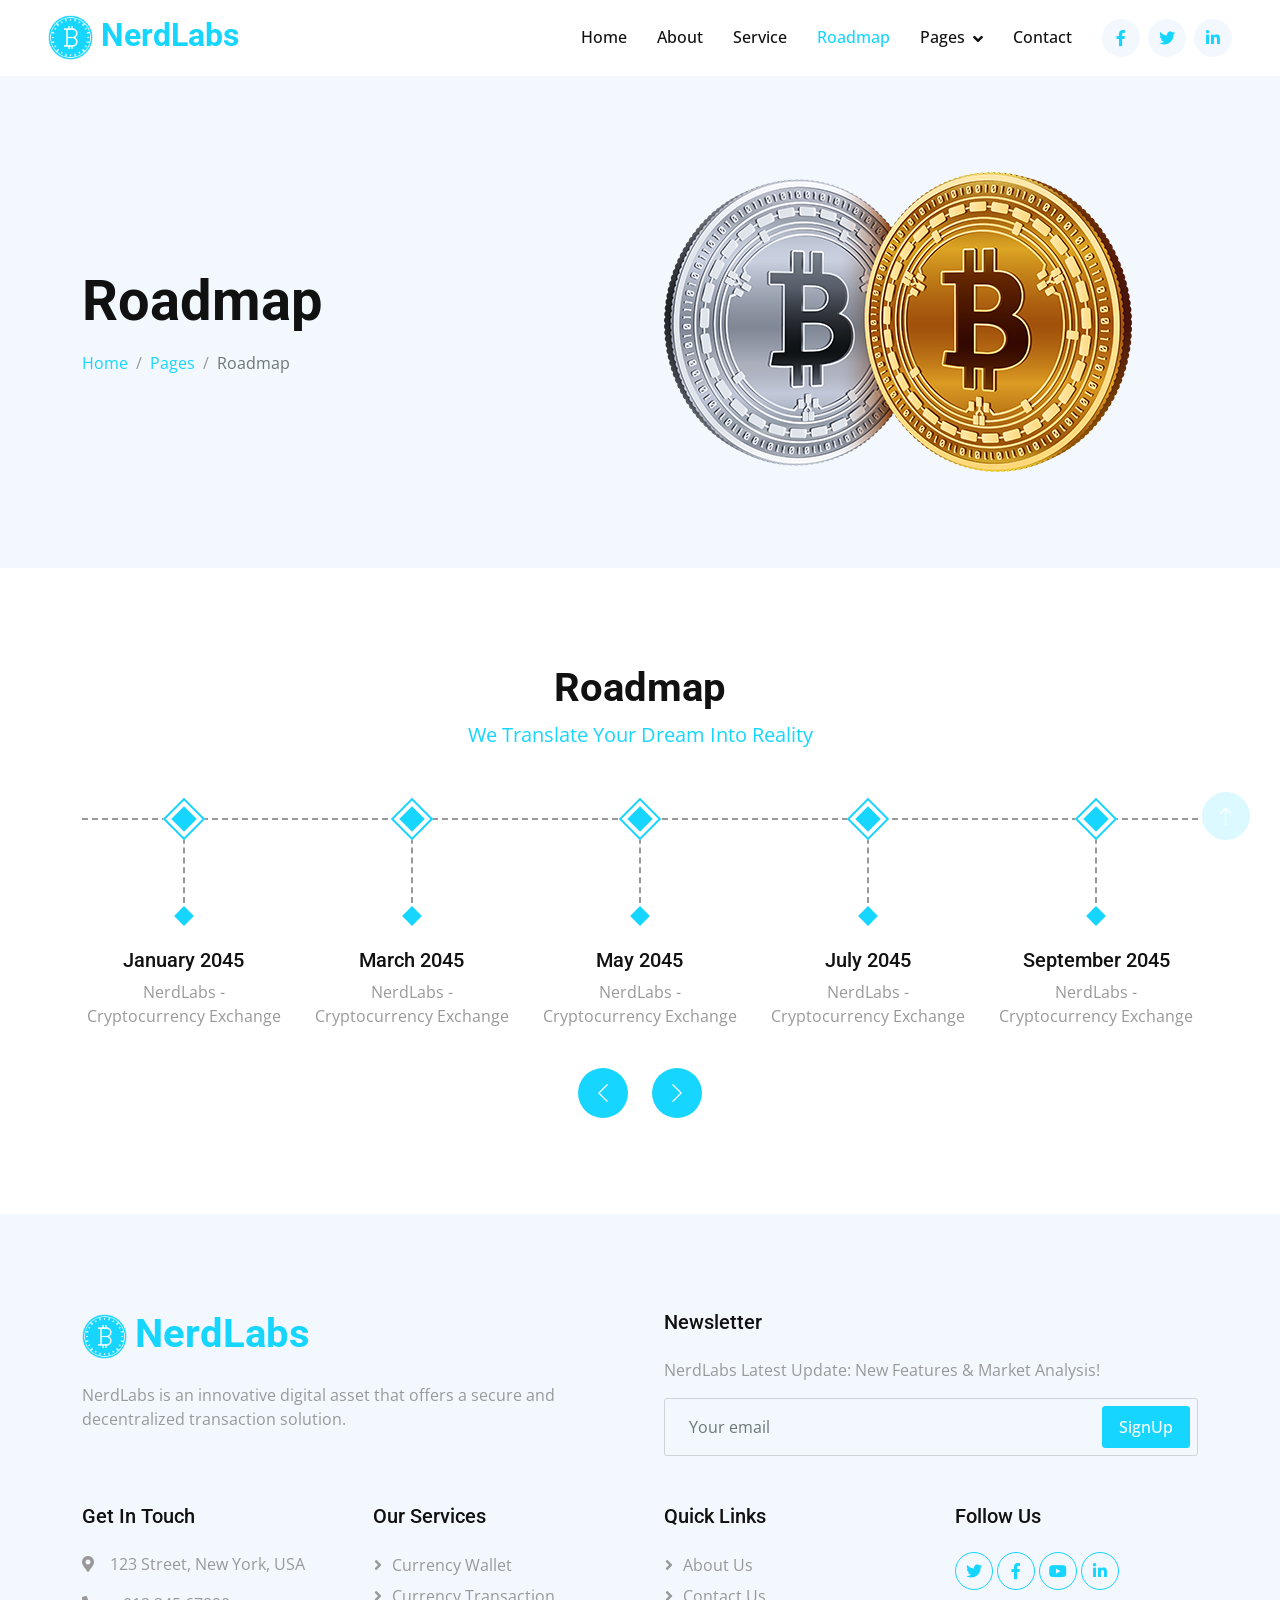
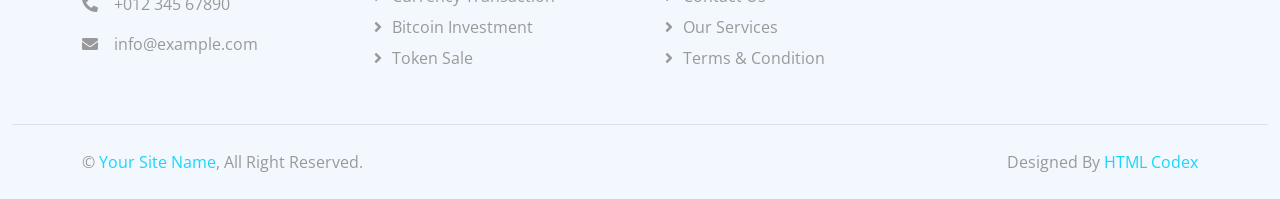
<file: roadmap.html>
<!DOCTYPE html>
<html lang="en">

<head>
    <meta charset="utf-8">
    <title>NerdLabs - Cryptocurrency Exchange</title>
    <meta content="width=device-width, initial-scale=1.0" name="viewport">
    <meta content="" name="keywords">
    <meta content="" name="description">

    <!-- Favicon -->
    <link href="img/favicon.ico" rel="icon">

    <!-- Google Web Fonts -->
    <link rel="preconnect" href="https://fonts.googleapis.com">
    <link rel="preconnect" href="https://fonts.gstatic.com" crossorigin>
    <link href="https://fonts.googleapis.com/css2?family=Open+Sans:wght@400;500&family=Roboto:wght@500;700&display=swap" rel="stylesheet">

    <!-- Icon Font Stylesheet -->
    <link href="https://cdnjs.cloudflare.com/ajax/libs/font-awesome/5.10.0/css/all.min.css" rel="stylesheet">
    <link href="https://cdn.jsdelivr.net/npm/bootstrap-icons@1.4.1/font/bootstrap-icons.css" rel="stylesheet">

    <!-- Libraries Stylesheet -->
    <link href="lib/animate/animate.min.css" rel="stylesheet">
    <link href="lib/owlcarousel/assets/owl.carousel.min.css" rel="stylesheet">

    <!-- Customized Bootstrap Stylesheet -->
    <link href="css/bootstrap.min.css" rel="stylesheet">

    <!-- Template Stylesheet -->
    <link href="css/style.css" rel="stylesheet">
</head>

<body>
    <!-- Spinner Start -->
    <div id="spinner" class="show bg-white position-fixed translate-middle w-100 vh-100 top-50 start-50 d-flex align-items-center justify-content-center">
        <div class="spinner-grow text-primary" role="status"></div>
    </div>
    <!-- Spinner End -->


    <!-- Navbar Start -->
    <nav class="navbar navbar-expand-lg bg-white navbar-light sticky-top p-0 px-4 px-lg-5">
        <a href="index.html" class="navbar-brand d-flex align-items-center">
            <h2 class="m-0 text-primary"><img class="img-fluid me-2" src="img/icon-1.png" alt="" style="width: 45px;">NerdLabs</h2>
        </a>
        <button type="button" class="navbar-toggler" data-bs-toggle="collapse" data-bs-target="#navbarCollapse">
            <span class="navbar-toggler-icon"></span>
        </button>
        <div class="collapse navbar-collapse" id="navbarCollapse">
            <div class="navbar-nav ms-auto py-4 py-lg-0">
                <a href="index.html" class="nav-item nav-link">Home</a>
                <a href="about.html" class="nav-item nav-link">About</a>
                <a href="service.html" class="nav-item nav-link">Service</a>
                <a href="roadmap.html" class="nav-item nav-link active">Roadmap</a>
                <div class="nav-item dropdown">
                    <a href="#" class="nav-link dropdown-toggle" data-bs-toggle="dropdown">Pages</a>
                    <div class="dropdown-menu shadow-sm m-0">
                        <a href="feature.html" class="dropdown-item">Feature</a>
                        <a href="token.html" class="dropdown-item">Token Sale</a>
                        <a href="faq.html" class="dropdown-item">FAQs</a>
                        <a href="404.html" class="dropdown-item">404 Page</a>
                    </div>
                </div>
                <a href="contact.html" class="nav-item nav-link">Contact</a>
            </div>
            <div class="h-100 d-lg-inline-flex align-items-center d-none">
                <a class="btn btn-square rounded-circle bg-light text-primary me-2" href=""><i class="fab fa-facebook-f"></i></a>
                <a class="btn btn-square rounded-circle bg-light text-primary me-2" href=""><i class="fab fa-twitter"></i></a>
                <a class="btn btn-square rounded-circle bg-light text-primary me-0" href=""><i class="fab fa-linkedin-in"></i></a>
            </div>
        </div>
    </nav>
    <!-- Navbar End -->


    <!-- Header Start -->
    <div class="container-fluid hero-header bg-light py-5 mb-5">
        <div class="container py-5">
            <div class="row g-5 align-items-center">
                <div class="col-lg-6">
                    <h1 class="display-4 mb-3 animated slideInDown">Roadmap</h1>
                    <nav aria-label="breadcrumb animated slideInDown">
                        <ol class="breadcrumb mb-0">
                            <li class="breadcrumb-item"><a href="#">Home</a></li>
                            <li class="breadcrumb-item"><a href="#">Pages</a></li>
                            <li class="breadcrumb-item active" aria-current="page">Roadmap</li>
                        </ol>
                    </nav>
                </div>
                <div class="col-lg-6 animated fadeIn">
                    <img class="img-fluid animated pulse infinite" style="animation-duration: 3s;" src="img/hero-2.png" alt="">
                </div>
            </div>
        </div>
    </div>
    <!-- Header End -->


    <!-- Roadmap Start -->
    <div class="container-xxl py-5">
        <div class="container">
            <div class="text-center mx-auto wow fadeInUp" data-wow-delay="0.1s" style="max-width: 500px;">
                <h1 class="display-6">Roadmap</h1>
                <p class="text-primary fs-5 mb-5">We Translate Your Dream Into Reality</p>
            </div>
            <div class="owl-carousel roadmap-carousel wow fadeInUp" data-wow-delay="0.1s">
                <div class="roadmap-item">
                    <div class="roadmap-point"><span></span></div>
                    <h5>January 2045</h5>
                    <span>NerdLabs - Cryptocurrency Exchange</span>
                </div>
                <div class="roadmap-item">
                    <div class="roadmap-point"><span></span></div>
                    <h5>March 2045</h5>
                    <span>NerdLabs - Cryptocurrency Exchange</span>
                </div>
                <div class="roadmap-item">
                    <div class="roadmap-point"><span></span></div>
                    <h5>May 2045</h5>
                    <span>NerdLabs - Cryptocurrency Exchange</span>
                </div>
                <div class="roadmap-item">
                    <div class="roadmap-point"><span></span></div>
                    <h5>July 2045</h5>
                    <span>NerdLabs - Cryptocurrency Exchange</span>
                </div>
                <div class="roadmap-item">
                    <div class="roadmap-point"><span></span></div>
                    <h5>September 2045</h5>
                    <span>NerdLabs - Cryptocurrency Exchange</span>
                </div>
                <div class="roadmap-item">
                    <div class="roadmap-point"><span></span></div>
                    <h5>November 2045</h5>
                    <span>NerdLabs - Cryptocurrency Exchange</span>
                </div>
            </div>
        </div>
    </div>
    <!-- Roadmap End -->


    <!-- Footer Start -->
    <div class="container-fluid bg-light footer mt-5 pt-5 wow fadeIn" data-wow-delay="0.1s">
        <div class="container py-5">
            <div class="row g-5">
                <div class="col-md-6">
                    <h1 class="text-primary mb-4"><img class="img-fluid me-2" src="img/icon-1.png" alt="" style="width: 45px;">NerdLabs</h1>
                    <span>NerdLabs is an innovative digital asset that offers a secure and decentralized transaction solution.</span>
                </div>
                <div class="col-md-6">
                    <h5 class="mb-4">Newsletter</h5>
                    <p>NerdLabs Latest Update: New Features & Market Analysis!</p>
                    <div class="position-relative">
                        <input class="form-control bg-transparent w-100 py-3 ps-4 pe-5" type="text" placeholder="Your email">
                        <button type="button" class="btn btn-primary py-2 px-3 position-absolute top-0 end-0 mt-2 me-2">SignUp</button>
                    </div>
                </div>
                <div class="col-lg-3 col-md-6">
                    <h5 class="mb-4">Get In Touch</h5>
                    <p><i class="fa fa-map-marker-alt me-3"></i>123 Street, New York, USA</p>
                    <p><i class="fa fa-phone-alt me-3"></i>+012 345 67890</p>
                    <p><i class="fa fa-envelope me-3"></i>info@example.com</p>
                </div>
                <div class="col-lg-3 col-md-6">
                    <h5 class="mb-4">Our Services</h5>
                    <a class="btn btn-link" href="">Currency Wallet</a>
                    <a class="btn btn-link" href="">Currency Transaction</a>
                    <a class="btn btn-link" href="">Bitcoin Investment</a>
                    <a class="btn btn-link" href="">Token Sale</a>
                </div>
                <div class="col-lg-3 col-md-6">
                    <h5 class="mb-4">Quick Links</h5>
                    <a class="btn btn-link" href="">About Us</a>
                    <a class="btn btn-link" href="">Contact Us</a>
                    <a class="btn btn-link" href="">Our Services</a>
                    <a class="btn btn-link" href="">Terms & Condition</a>
                </div>
                <div class="col-lg-3 col-md-6">
                    <h5 class="mb-4">Follow Us</h5>
                    <div class="d-flex">
                        <a class="btn btn-square rounded-circle me-1" href=""><i class="fab fa-twitter"></i></a>
                        <a class="btn btn-square rounded-circle me-1" href=""><i class="fab fa-facebook-f"></i></a>
                        <a class="btn btn-square rounded-circle me-1" href=""><i class="fab fa-youtube"></i></a>
                        <a class="btn btn-square rounded-circle me-1" href=""><i class="fab fa-linkedin-in"></i></a>
                    </div>
                </div>
            </div>
        </div>
        <div class="container-fluid copyright">
            <div class="container">
                <div class="row">
                    <div class="col-md-6 text-center text-md-start mb-3 mb-md-0">
                        &copy; <a href="#">Your Site Name</a>, All Right Reserved.
                    </div>
                    <div class="col-md-6 text-center text-md-end">
                        <!--/*** This template is free as long as you keep the footer author’s credit link/attribution link/backlink. If you'd like to use the template without the footer author’s credit link/attribution link/backlink, you can purchase the Credit Removal License from "https://htmlcodex.com/credit-removal". Thank you for your support. ***/-->
                        Designed By <a href="https://htmlcodex.com">HTML Codex</a>
                    </div>
                </div>
            </div>
        </div>
    </div>
    <!-- Footer End -->


    <!-- Back to Top -->
    <a href="#" class="btn btn-lg btn-primary btn-lg-square rounded-circle back-to-top"><i class="bi bi-arrow-up"></i></a>


    <!-- JavaScript Libraries -->
    <script src="https://code.jquery.com/jquery-3.4.1.min.js"></script>
    <script src="https://cdn.jsdelivr.net/npm/bootstrap@5.0.0/dist/js/bootstrap.bundle.min.js"></script>
    <script src="lib/wow/wow.min.js"></script>
    <script src="lib/easing/easing.min.js"></script>
    <script src="lib/waypoints/waypoints.min.js"></script>
    <script src="lib/owlcarousel/owl.carousel.min.js"></script>
    <script src="lib/counterup/counterup.min.js"></script>

    <!-- Template Javascript -->
    <script src="js/main.js"></script>
</body>

</html>
</file>
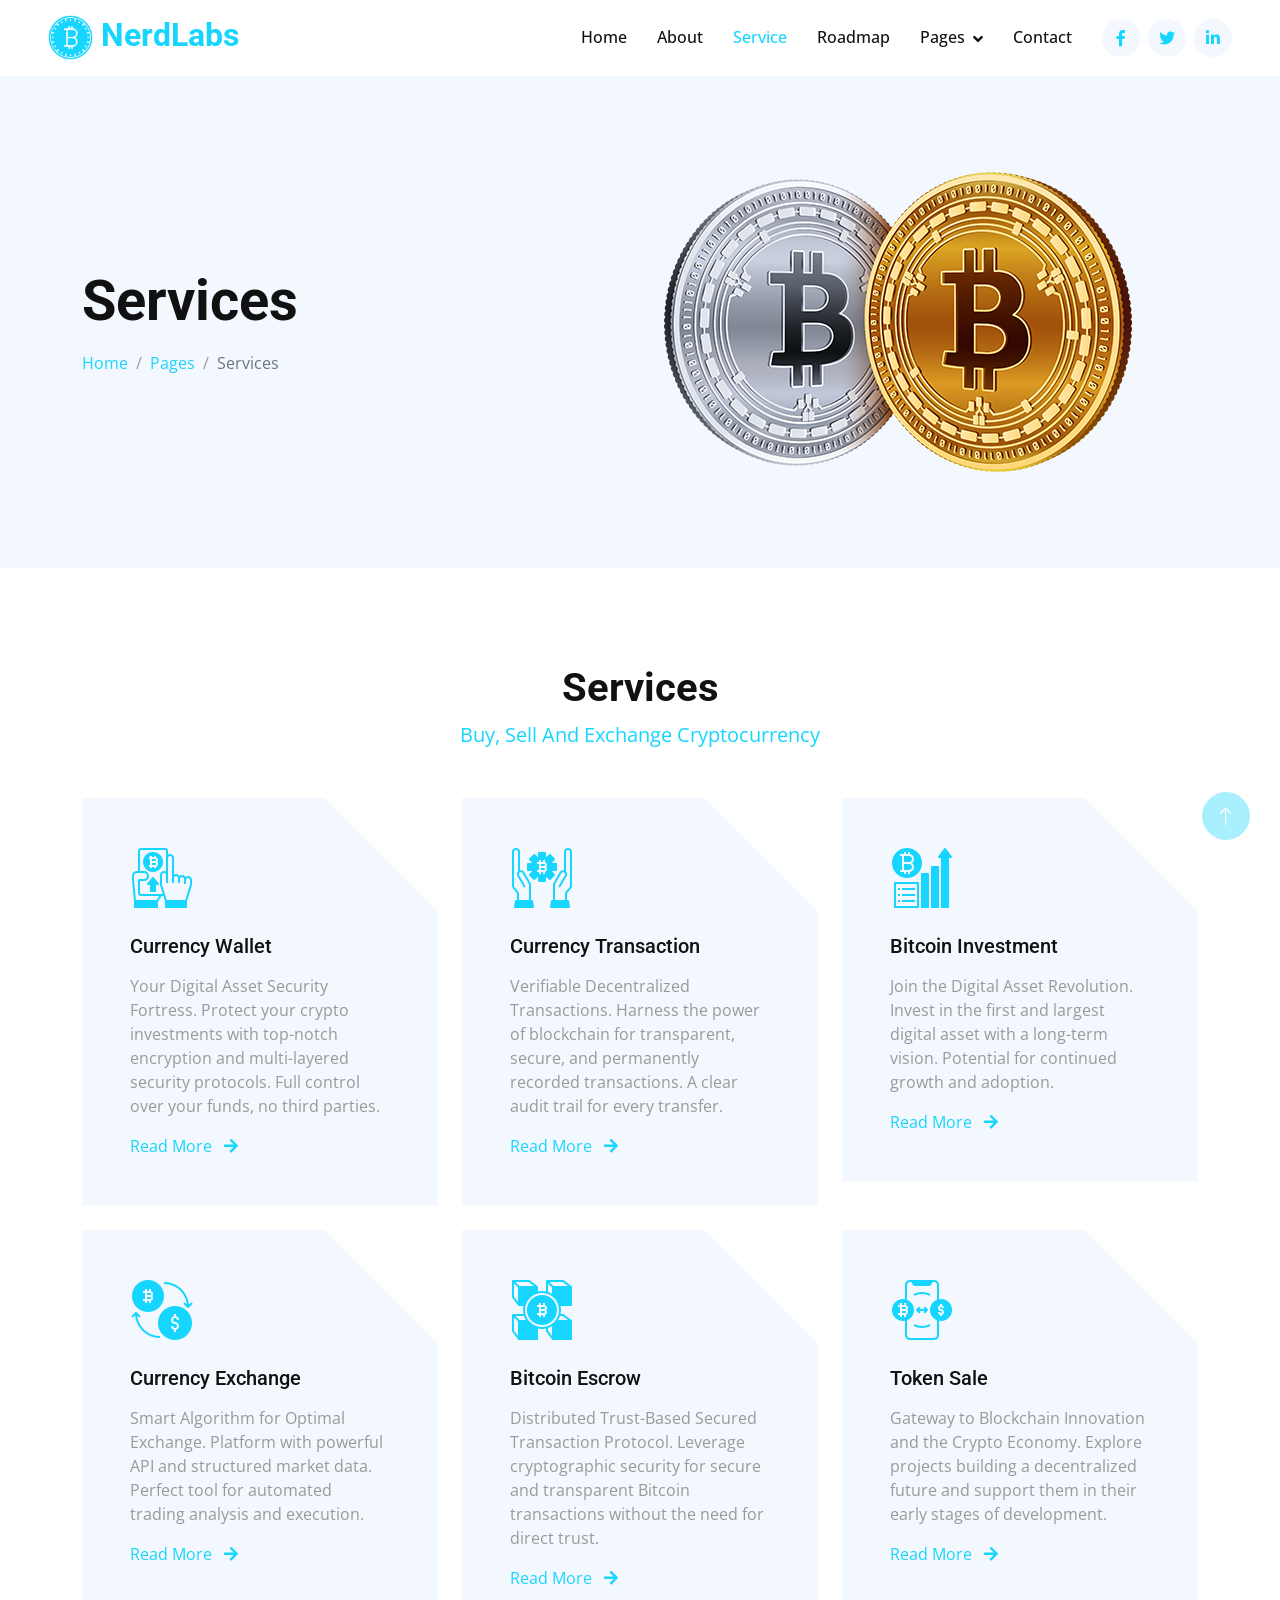
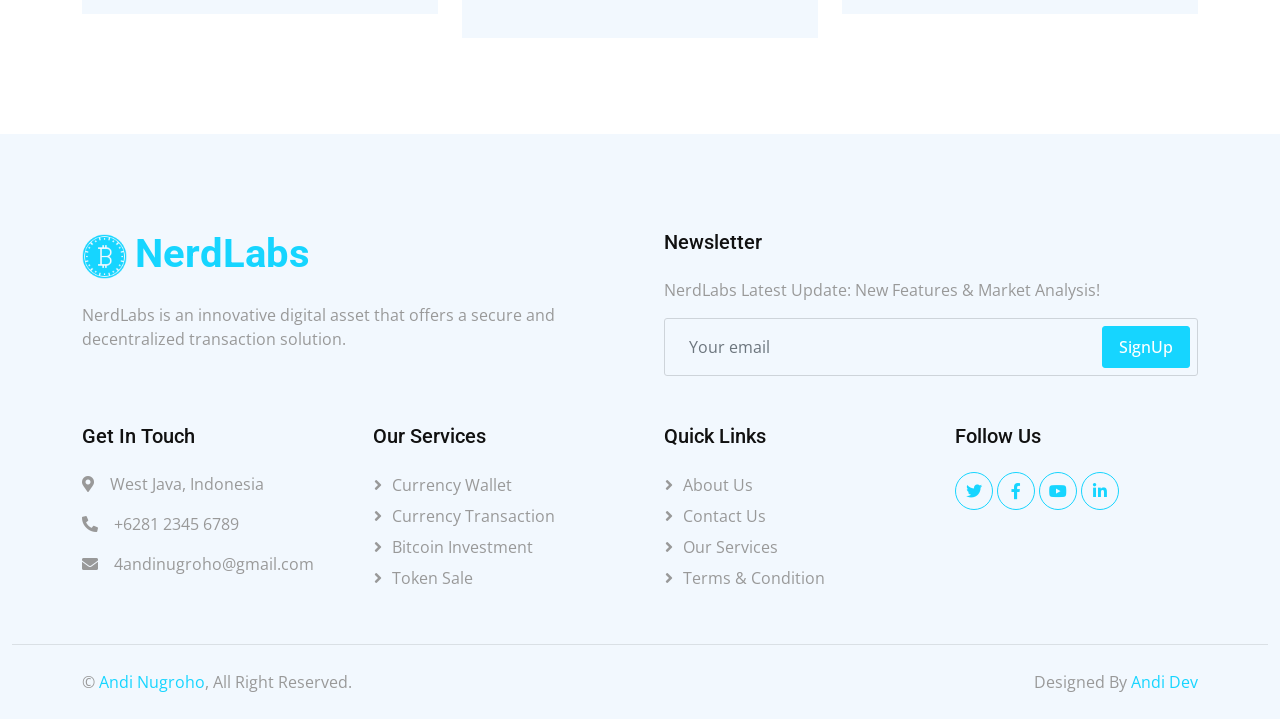
<file: service.html>
<!DOCTYPE html>
<html lang="en">

<head>
    <meta charset="utf-8">
    <title>NerdLabs - Cryptocurrency Exchange</title>
    <meta content="width=device-width, initial-scale=1.0" name="viewport">
    <meta content="" name="keywords">
    <meta content="" name="description">

    <!-- Favicon -->
    <link href="img/favicon.ico" rel="icon">

    <!-- Google Web Fonts -->
    <link rel="preconnect" href="https://fonts.googleapis.com">
    <link rel="preconnect" href="https://fonts.gstatic.com" crossorigin>
    <link href="https://fonts.googleapis.com/css2?family=Open+Sans:wght@400;500&family=Roboto:wght@500;700&display=swap" rel="stylesheet">

    <!-- Icon Font Stylesheet -->
    <link href="https://cdnjs.cloudflare.com/ajax/libs/font-awesome/5.10.0/css/all.min.css" rel="stylesheet">
    <link href="https://cdn.jsdelivr.net/npm/bootstrap-icons@1.4.1/font/bootstrap-icons.css" rel="stylesheet">

    <!-- Libraries Stylesheet -->
    <link href="lib/animate/animate.min.css" rel="stylesheet">
    <link href="lib/owlcarousel/assets/owl.carousel.min.css" rel="stylesheet">

    <!-- Customized Bootstrap Stylesheet -->
    <link href="css/bootstrap.min.css" rel="stylesheet">

    <!-- Template Stylesheet -->
    <link href="css/style.css" rel="stylesheet">
</head>

<body>
    <!-- Spinner Start -->
    <div id="spinner" class="show bg-white position-fixed translate-middle w-100 vh-100 top-50 start-50 d-flex align-items-center justify-content-center">
        <div class="spinner-grow text-primary" role="status"></div>
    </div>
    <!-- Spinner End -->


    <!-- Navbar Start -->
    <nav class="navbar navbar-expand-lg bg-white navbar-light sticky-top p-0 px-4 px-lg-5">
        <a href="index.html" class="navbar-brand d-flex align-items-center">
            <h2 class="m-0 text-primary"><img class="img-fluid me-2" src="img/icon-1.png" alt="" style="width: 45px;">NerdLabs</h2>
        </a>
        <button type="button" class="navbar-toggler" data-bs-toggle="collapse" data-bs-target="#navbarCollapse">
            <span class="navbar-toggler-icon"></span>
        </button>
        <div class="collapse navbar-collapse" id="navbarCollapse">
            <div class="navbar-nav ms-auto py-4 py-lg-0">
                <a href="index.html" class="nav-item nav-link">Home</a>
                <a href="about.html" class="nav-item nav-link">About</a>
                <a href="service.html" class="nav-item nav-link active">Service</a>
                <a href="roadmap.html" class="nav-item nav-link">Roadmap</a>
                <div class="nav-item dropdown">
                    <a href="#" class="nav-link dropdown-toggle" data-bs-toggle="dropdown">Pages</a>
                    <div class="dropdown-menu shadow-sm m-0">
                        <a href="feature.html" class="dropdown-item">Feature</a>
                        <a href="token.html" class="dropdown-item">Token Sale</a>
                        <a href="faq.html" class="dropdown-item">FAQs</a>
                        <a href="404.html" class="dropdown-item">404 Page</a>
                    </div>
                </div>
                <a href="contact.html" class="nav-item nav-link">Contact</a>
            </div>
            <div class="h-100 d-lg-inline-flex align-items-center d-none">
                <a class="btn btn-square rounded-circle bg-light text-primary me-2" href=""><i class="fab fa-facebook-f"></i></a>
                <a class="btn btn-square rounded-circle bg-light text-primary me-2" href=""><i class="fab fa-twitter"></i></a>
                <a class="btn btn-square rounded-circle bg-light text-primary me-0" href=""><i class="fab fa-linkedin-in"></i></a>
            </div>
        </div>
    </nav>
    <!-- Navbar End -->


    <!-- Header Start -->
    <div class="container-fluid hero-header bg-light py-5 mb-5">
        <div class="container py-5">
            <div class="row g-5 align-items-center">
                <div class="col-lg-6">
                    <h1 class="display-4 mb-3 animated slideInDown">Services</h1>
                    <nav aria-label="breadcrumb animated slideInDown">
                        <ol class="breadcrumb mb-0">
                            <li class="breadcrumb-item"><a href="#">Home</a></li>
                            <li class="breadcrumb-item"><a href="#">Pages</a></li>
                            <li class="breadcrumb-item active" aria-current="page">Services</li>
                        </ol>
                    </nav>
                </div>
                <div class="col-lg-6 animated fadeIn">
                    <img class="img-fluid animated pulse infinite" style="animation-duration: 3s;" src="img/hero-2.png" alt="">
                </div>
            </div>
        </div>
    </div>
    <!-- Header End -->


    <!-- Service Start -->
    <div class="container-xxl py-5">
        <div class="container">
            <div class="text-center mx-auto wow fadeInUp" data-wow-delay="0.1s" style="max-width: 500px;">
                <h1 class="display-6">Services</h1>
                <p class="text-primary fs-5 mb-5">Buy, Sell And Exchange Cryptocurrency</p>
            </div>
            <div class="row g-4">
                <div class="col-lg-4 col-md-6 wow fadeInUp" data-wow-delay="0.1s">
                    <div class="service-item bg-light p-5">
                        <img class="img-fluid mb-4" src="img/icon-7.png" alt="">
                        <h5 class="mb-3">Currency Wallet</h5>
                        <p>Your Digital Asset Security Fortress. Protect your crypto investments with top-notch encryption and multi-layered security protocols. Full control over your funds, no third parties.</p>
                        <a href="">Read More <i class="fa fa-arrow-right ms-2"></i></a>
                    </div>
                </div>
                <div class="col-lg-4 col-md-6 wow fadeInUp" data-wow-delay="0.3s">
                    <div class="service-item bg-light p-5">
                        <img class="img-fluid mb-4" src="img/icon-3.png" alt="">
                        <h5 class="mb-3">Currency Transaction</h5>
                        <p>Verifiable Decentralized Transactions. Harness the power of blockchain for transparent, secure, and permanently recorded transactions. A clear audit trail for every transfer.</p>
                        <a href="">Read More <i class="fa fa-arrow-right ms-2"></i></a>
                    </div>
                </div>
                <div class="col-lg-4 col-md-6 wow fadeInUp" data-wow-delay="0.5s">
                    <div class="service-item bg-light p-5">
                        <img class="img-fluid mb-4" src="img/icon-9.png" alt="">
                        <h5 class="mb-3">Bitcoin Investment</h5>
                        <p>Join the Digital Asset Revolution. Invest in the first and largest digital asset with a long-term vision. Potential for continued growth and adoption.</p>
                        <a href="">Read More <i class="fa fa-arrow-right ms-2"></i></a>
                    </div>
                </div>
                <div class="col-lg-4 col-md-6 wow fadeInUp" data-wow-delay="0.1s">
                    <div class="service-item bg-light p-5">
                        <img class="img-fluid mb-4" src="img/icon-5.png" alt="">
                        <h5 class="mb-3">Currency Exchange</h5>
                        <p>Smart Algorithm for Optimal Exchange. Platform with powerful API and structured market data. Perfect tool for automated trading analysis and execution.</p>
                        <a href="">Read More <i class="fa fa-arrow-right ms-2"></i></a>
                    </div>
                </div>
                <div class="col-lg-4 col-md-6 wow fadeInUp" data-wow-delay="0.3s">
                    <div class="service-item bg-light p-5">
                        <img class="img-fluid mb-4" src="img/icon-2.png" alt="">
                        <h5 class="mb-3">Bitcoin Escrow</h5>
                        <p>Distributed Trust-Based Secured Transaction Protocol. Leverage cryptographic security for secure and transparent Bitcoin transactions without the need for direct trust.</p>
                        <a href="">Read More <i class="fa fa-arrow-right ms-2"></i></a>
                    </div>
                </div>
                <div class="col-lg-4 col-md-6 wow fadeInUp" data-wow-delay="0.5s">
                    <div class="service-item bg-light p-5">
                        <img class="img-fluid mb-4" src="img/icon-8.png" alt="">
                        <h5 class="mb-3">Token Sale</h5>
                        <p>Gateway to Blockchain Innovation and the Crypto Economy. Explore projects building a decentralized future and support them in their early stages of development.</p>
                        <a href="">Read More <i class="fa fa-arrow-right ms-2"></i></a>
                    </div>
                </div>
            </div>
        </div>
    </div>
    <!-- Service End -->


    <!-- Footer Start -->
    <div class="container-fluid bg-light footer mt-5 pt-5 wow fadeIn" data-wow-delay="0.1s">
        <div class="container py-5">
            <div class="row g-5">
                <div class="col-md-6">
                    <h1 class="text-primary mb-4"><img class="img-fluid me-2" src="img/icon-1.png" alt="" style="width: 45px;">NerdLabs</h1>
                    <span>NerdLabs is an innovative digital asset that offers a secure and decentralized transaction solution.</span>
                </div>
                <div class="col-md-6">
                    <h5 class="mb-4">Newsletter</h5>
                    <p>NerdLabs Latest Update: New Features & Market Analysis!</p>
                    <div class="position-relative">
                        <input class="form-control bg-transparent w-100 py-3 ps-4 pe-5" type="text" placeholder="Your email">
                        <button type="button" class="btn btn-primary py-2 px-3 position-absolute top-0 end-0 mt-2 me-2">SignUp</button>
                    </div>
                </div>
                <div class="col-lg-3 col-md-6">
                    <h5 class="mb-4">Get In Touch</h5>
                    <p><i class="fa fa-map-marker-alt me-3"></i>West Java, Indonesia</p>
                    <p><i class="fa fa-phone-alt me-3"></i>+6281 2345 6789</p>
                    <p><i class="fa fa-envelope me-3"></i>4andinugroho@gmail.com</p>
                </div>
                <div class="col-lg-3 col-md-6">
                    <h5 class="mb-4">Our Services</h5>
                    <a class="btn btn-link" href="">Currency Wallet</a>
                    <a class="btn btn-link" href="">Currency Transaction</a>
                    <a class="btn btn-link" href="">Bitcoin Investment</a>
                    <a class="btn btn-link" href="">Token Sale</a>
                </div>
                <div class="col-lg-3 col-md-6">
                    <h5 class="mb-4">Quick Links</h5>
                    <a class="btn btn-link" href="">About Us</a>
                    <a class="btn btn-link" href="">Contact Us</a>
                    <a class="btn btn-link" href="">Our Services</a>
                    <a class="btn btn-link" href="">Terms & Condition</a>
                </div>
                <div class="col-lg-3 col-md-6">
                    <h5 class="mb-4">Follow Us</h5>
                    <div class="d-flex">
                        <a class="btn btn-square rounded-circle me-1" href=""><i class="fab fa-twitter"></i></a>
                        <a class="btn btn-square rounded-circle me-1" href=""><i class="fab fa-facebook-f"></i></a>
                        <a class="btn btn-square rounded-circle me-1" href=""><i class="fab fa-youtube"></i></a>
                        <a class="btn btn-square rounded-circle me-1" href=""><i class="fab fa-linkedin-in"></i></a>
                    </div>
                </div>
            </div>
        </div>
        <div class="container-fluid copyright">
            <div class="container">
                <div class="row">
                    <div class="col-md-6 text-center text-md-start mb-3 mb-md-0">
                        &copy; <a href="#">Andi Nugroho</a>, All Right Reserved.
                    </div>
                    <div class="col-md-6 text-center text-md-end">
                        <!--/*** This template is free as long as you keep the footer author’s credit link/attribution link/backlink. If you'd like to use the template without the footer author’s credit link/attribution link/backlink, you can purchase the Credit Removal License from "https://htmlcodex.com/credit-removal". Thank you for your support. ***/-->
                        Designed By <a href="#">Andi Dev</a>
                    </div>
                </div>
            </div>
        </div>
    </div>
    <!-- Footer End -->


    <!-- Back to Top -->
    <a href="#" class="btn btn-lg btn-primary btn-lg-square rounded-circle back-to-top"><i class="bi bi-arrow-up"></i></a>


    <!-- JavaScript Libraries -->
    <script src="https://code.jquery.com/jquery-3.4.1.min.js"></script>
    <script src="https://cdn.jsdelivr.net/npm/bootstrap@5.0.0/dist/js/bootstrap.bundle.min.js"></script>
    <script src="lib/wow/wow.min.js"></script>
    <script src="lib/easing/easing.min.js"></script>
    <script src="lib/waypoints/waypoints.min.js"></script>
    <script src="lib/owlcarousel/owl.carousel.min.js"></script>
    <script src="lib/counterup/counterup.min.js"></script>

    <!-- Template Javascript -->
    <script src="js/main.js"></script>
</body>

</html>
</file>
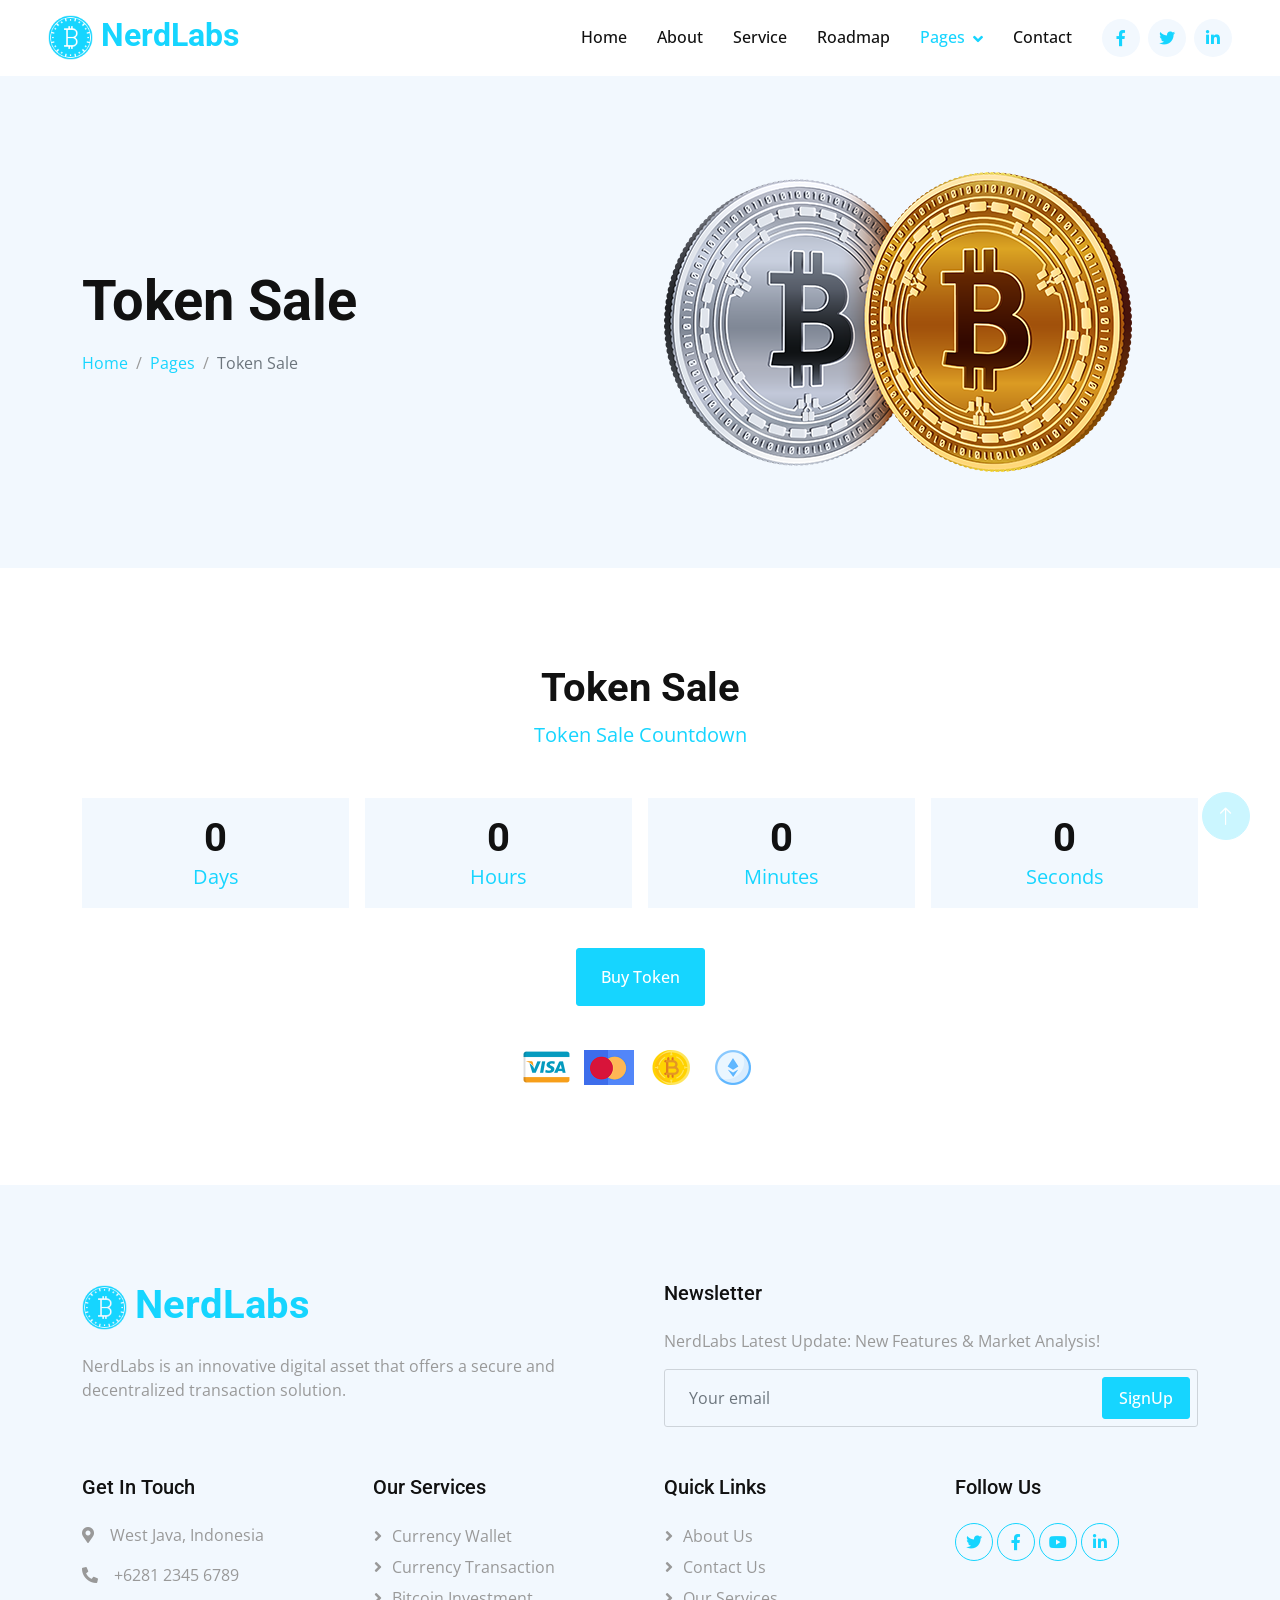
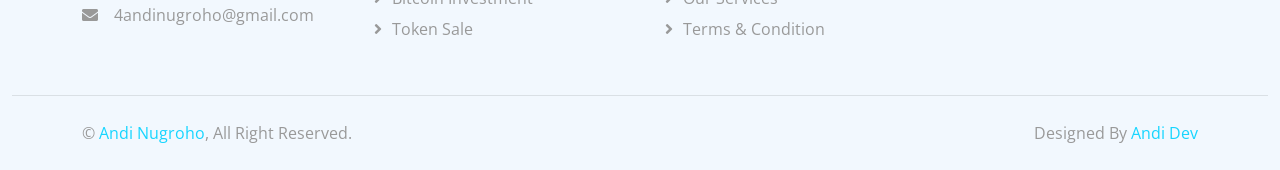
<file: token.html>
<!DOCTYPE html>
<html lang="en">

<head>
    <meta charset="utf-8">
    <title>NerdLabs - Cryptocurrency Exchange</title>
    <meta content="width=device-width, initial-scale=1.0" name="viewport">
    <meta content="" name="keywords">
    <meta content="" name="description">

    <!-- Favicon -->
    <link href="img/favicon.ico" rel="icon">

    <!-- Google Web Fonts -->
    <link rel="preconnect" href="https://fonts.googleapis.com">
    <link rel="preconnect" href="https://fonts.gstatic.com" crossorigin>
    <link href="https://fonts.googleapis.com/css2?family=Open+Sans:wght@400;500&family=Roboto:wght@500;700&display=swap" rel="stylesheet">

    <!-- Icon Font Stylesheet -->
    <link href="https://cdnjs.cloudflare.com/ajax/libs/font-awesome/5.10.0/css/all.min.css" rel="stylesheet">
    <link href="https://cdn.jsdelivr.net/npm/bootstrap-icons@1.4.1/font/bootstrap-icons.css" rel="stylesheet">

    <!-- Libraries Stylesheet -->
    <link href="lib/animate/animate.min.css" rel="stylesheet">
    <link href="lib/owlcarousel/assets/owl.carousel.min.css" rel="stylesheet">

    <!-- Customized Bootstrap Stylesheet -->
    <link href="css/bootstrap.min.css" rel="stylesheet">

    <!-- Template Stylesheet -->
    <link href="css/style.css" rel="stylesheet">
</head>

<body>
    <!-- Spinner Start -->
    <div id="spinner" class="show bg-white position-fixed translate-middle w-100 vh-100 top-50 start-50 d-flex align-items-center justify-content-center">
        <div class="spinner-grow text-primary" role="status"></div>
    </div>
    <!-- Spinner End -->


    <!-- Navbar Start -->
    <nav class="navbar navbar-expand-lg bg-white navbar-light sticky-top p-0 px-4 px-lg-5">
        <a href="index.html" class="navbar-brand d-flex align-items-center">
            <h2 class="m-0 text-primary"><img class="img-fluid me-2" src="img/icon-1.png" alt="" style="width: 45px;">NerdLabs</h2>
        </a>
        <button type="button" class="navbar-toggler" data-bs-toggle="collapse" data-bs-target="#navbarCollapse">
            <span class="navbar-toggler-icon"></span>
        </button>
        <div class="collapse navbar-collapse" id="navbarCollapse">
            <div class="navbar-nav ms-auto py-4 py-lg-0">
                <a href="index.html" class="nav-item nav-link">Home</a>
                <a href="about.html" class="nav-item nav-link">About</a>
                <a href="service.html" class="nav-item nav-link">Service</a>
                <a href="roadmap.html" class="nav-item nav-link">Roadmap</a>
                <div class="nav-item dropdown">
                    <a href="#" class="nav-link dropdown-toggle active" data-bs-toggle="dropdown">Pages</a>
                    <div class="dropdown-menu shadow-sm m-0">
                        <a href="feature.html" class="dropdown-item">Feature</a>
                        <a href="token.html" class="dropdown-item active">Token Sale</a>
                        <a href="faq.html" class="dropdown-item">FAQs</a>
                        <a href="404.html" class="dropdown-item">404 Page</a>
                    </div>
                </div>
                <a href="contact.html" class="nav-item nav-link">Contact</a>
            </div>
            <div class="h-100 d-lg-inline-flex align-items-center d-none">
                <a class="btn btn-square rounded-circle bg-light text-primary me-2" href=""><i class="fab fa-facebook-f"></i></a>
                <a class="btn btn-square rounded-circle bg-light text-primary me-2" href=""><i class="fab fa-twitter"></i></a>
                <a class="btn btn-square rounded-circle bg-light text-primary me-0" href=""><i class="fab fa-linkedin-in"></i></a>
            </div>
        </div>
    </nav>
    <!-- Navbar End -->


    <!-- Header Start -->
    <div class="container-fluid hero-header bg-light py-5 mb-5">
        <div class="container py-5">
            <div class="row g-5 align-items-center">
                <div class="col-lg-6">
                    <h1 class="display-4 mb-3 animated slideInDown">Token Sale</h1>
                    <nav aria-label="breadcrumb animated slideInDown">
                        <ol class="breadcrumb mb-0">
                            <li class="breadcrumb-item"><a href="#">Home</a></li>
                            <li class="breadcrumb-item"><a href="#">Pages</a></li>
                            <li class="breadcrumb-item active" aria-current="page">Token Sale</li>
                        </ol>
                    </nav>
                </div>
                <div class="col-lg-6 animated fadeIn">
                    <img class="img-fluid animated pulse infinite" style="animation-duration: 3s;" src="img/hero-2.png" alt="">
                </div>
            </div>
        </div>
    </div>
    <!-- Header End -->


    <!-- Token Sale Start -->
    <div class="container-xxl py-5">
        <div class="container">
            <div class="text-center mx-auto wow fadeInUp" data-wow-delay="0.1s" style="max-width: 500px;">
                <h1 class="display-6">Token Sale</h1>
                <p class="text-primary fs-5 mb-5">Token Sale Countdown</p>
            </div>
            <div class="row g-3">
                <div class="col-6 col-md-3 wow fadeIn" data-wow-delay="0.1s">
                    <div class="bg-light text-center p-3">
                        <h1 class="mb-0">0</h1>
                        <span class="text-primary fs-5">Days</span>
                    </div>
                </div>
                <div class="col-6 col-md-3 wow fadeIn" data-wow-delay="0.3s">
                    <div class="bg-light text-center p-3">
                        <h1 class="mb-0">0</h1>
                        <span class="text-primary fs-5">Hours</span>
                    </div>
                </div>
                <div class="col-6 col-md-3 wow fadeIn" data-wow-delay="0.5s">
                    <div class="bg-light text-center p-3">
                        <h1 class="mb-0">0</h1>
                        <span class="text-primary fs-5">Minutes</span>
                    </div>
                </div>
                <div class="col-6 col-md-3 wow fadeIn" data-wow-delay="0.7s">
                    <div class="bg-light text-center p-3">
                        <h1 class="mb-0">0</h1>
                        <span class="text-primary fs-5">Seconds</span>
                    </div>
                </div>
                <div class="col-12 text-center py-4">
                    <a class="btn btn-primary py-3 px-4" href="">Buy Token</a>
                </div>
                <div class="col-12 text-center">
                    <img class="img-fluid m-1" src="img/payment-1.png" alt="" style="width: 50px;">
                    <img class="img-fluid m-1" src="img/payment-2.png" alt="" style="width: 50px;">
                    <img class="img-fluid m-1" src="img/payment-3.png" alt="" style="width: 50px;">
                    <img class="img-fluid m-1" src="img/payment-4.png" alt="" style="width: 50px;">
                </div>
            </div>
        </div>
    </div>
    <!-- Token Sale Start -->


    <!-- Footer Start -->
    <div class="container-fluid bg-light footer mt-5 pt-5 wow fadeIn" data-wow-delay="0.1s">
        <div class="container py-5">
            <div class="row g-5">
                <div class="col-md-6">
                    <h1 class="text-primary mb-4"><img class="img-fluid me-2" src="img/icon-1.png" alt="" style="width: 45px;">NerdLabs</h1>
                    <span>NerdLabs is an innovative digital asset that offers a secure and decentralized transaction solution.</span>
                </div>
                <div class="col-md-6">
                    <h5 class="mb-4">Newsletter</h5>
                    <p>NerdLabs Latest Update: New Features & Market Analysis!</p>
                    <div class="position-relative">
                        <input class="form-control bg-transparent w-100 py-3 ps-4 pe-5" type="text" placeholder="Your email">
                        <button type="button" class="btn btn-primary py-2 px-3 position-absolute top-0 end-0 mt-2 me-2">SignUp</button>
                    </div>
                </div>
                <div class="col-lg-3 col-md-6">
                    <h5 class="mb-4">Get In Touch</h5>
                    <p><i class="fa fa-map-marker-alt me-3"></i>West Java, Indonesia </p>
                    <p><i class="fa fa-phone-alt me-3"></i>+6281 2345 6789</p>
                    <p><i class="fa fa-envelope me-3"></i>4andinugroho@gmail.com</p>
                </div>
                <div class="col-lg-3 col-md-6">
                    <h5 class="mb-4">Our Services</h5>
                    <a class="btn btn-link" href="">Currency Wallet</a>
                    <a class="btn btn-link" href="">Currency Transaction</a>
                    <a class="btn btn-link" href="">Bitcoin Investment</a>
                    <a class="btn btn-link" href="">Token Sale</a>
                </div>
                <div class="col-lg-3 col-md-6">
                    <h5 class="mb-4">Quick Links</h5>
                    <a class="btn btn-link" href="">About Us</a>
                    <a class="btn btn-link" href="">Contact Us</a>
                    <a class="btn btn-link" href="">Our Services</a>
                    <a class="btn btn-link" href="">Terms & Condition</a>
                </div>
                <div class="col-lg-3 col-md-6">
                    <h5 class="mb-4">Follow Us</h5>
                    <div class="d-flex">
                        <a class="btn btn-square rounded-circle me-1" href=""><i class="fab fa-twitter"></i></a>
                        <a class="btn btn-square rounded-circle me-1" href=""><i class="fab fa-facebook-f"></i></a>
                        <a class="btn btn-square rounded-circle me-1" href=""><i class="fab fa-youtube"></i></a>
                        <a class="btn btn-square rounded-circle me-1" href=""><i class="fab fa-linkedin-in"></i></a>
                    </div>
                </div>
            </div>
        </div>
        <div class="container-fluid copyright">
            <div class="container">
                <div class="row">
                    <div class="col-md-6 text-center text-md-start mb-3 mb-md-0">
                        &copy; <a href="#">Andi Nugroho</a>, All Right Reserved.
                    </div>
                    <div class="col-md-6 text-center text-md-end">
                        <!--/*** This template is free as long as you keep the footer author’s credit link/attribution link/backlink. If you'd like to use the template without the footer author’s credit link/attribution link/backlink, you can purchase the Credit Removal License from "https://htmlcodex.com/credit-removal". Thank you for your support. ***/-->
                        Designed By <a href="#">Andi Dev</a>
                    </div>
                </div>
            </div>
        </div>
    </div>
    <!-- Footer End -->


    <!-- Back to Top -->
    <a href="#" class="btn btn-lg btn-primary btn-lg-square rounded-circle back-to-top"><i class="bi bi-arrow-up"></i></a>


    <!-- JavaScript Libraries -->
    <script src="https://code.jquery.com/jquery-3.4.1.min.js"></script>
    <script src="https://cdn.jsdelivr.net/npm/bootstrap@5.0.0/dist/js/bootstrap.bundle.min.js"></script>
    <script src="lib/wow/wow.min.js"></script>
    <script src="lib/easing/easing.min.js"></script>
    <script src="lib/waypoints/waypoints.min.js"></script>
    <script src="lib/owlcarousel/owl.carousel.min.js"></script>
    <script src="lib/counterup/counterup.min.js"></script>

    <!-- Template Javascript -->
    <script src="js/main.js"></script>
</body>

</html>
</file>
<file: css/style.css>
/********** Template CSS **********/
:root {
    --primary: #16D5FF;
    --secondary: #999999;
    --light: #F2F8FE;
    --dark: #111111;
}

.back-to-top {
    position: fixed;
    display: none;
    right: 30px;
    bottom: 60px;
    z-index: 99;
}

h4,
h5,
h6,
.h4,
.h5,
.h6 {
    font-weight: 500 !important;
}


/*** Spinner ***/
#spinner {
    opacity: 0;
    visibility: hidden;
    transition: opacity .5s ease-out, visibility 0s linear .5s;
    z-index: 99999;
}

#spinner.show {
    transition: opacity .5s ease-out, visibility 0s linear 0s;
    visibility: visible;
    opacity: 1;
}


/*** Button ***/
.btn {
    font-weight: 500;
    transition: .5s;
}

.btn.btn-primary {
    color: #FFFFFF;
}

.btn-square {
    width: 38px;
    height: 38px;
}

.btn-sm-square {
    width: 32px;
    height: 32px;
}

.btn-lg-square {
    width: 48px;
    height: 48px;
}

.btn-square,
.btn-sm-square,
.btn-lg-square {
    padding: 0;
    display: flex;
    align-items: center;
    justify-content: center;
    font-weight: normal;
}


/*** Navbar ***/
.navbar.sticky-top {
    top: -100px;
    transition: .5s;
}

.navbar .navbar-brand {
    height: 75px;
}

.navbar .navbar-nav .nav-link {
    margin-right: 30px;
    padding: 25px 0;
    color: var(--dark);
    font-weight: 500;
    outline: none;
}

.navbar .navbar-nav .nav-link:hover,
.navbar .navbar-nav .nav-link.active {
    color: var(--primary);
}

.navbar .dropdown-toggle::after {
    border: none;
    content: "\f107";
    font-family: "Font Awesome 5 Free";
    font-weight: 900;
    vertical-align: middle;
    margin-left: 8px;
}

@media (max-width: 991.98px) {
    .navbar .navbar-nav .nav-link  {
        margin-right: 0;
        padding: 10px 0;
    }

    .navbar .navbar-nav {
        border-top: 1px solid #EEEEEE;
    }
}

@media (min-width: 992px) {
    .navbar .nav-item .dropdown-menu {
        display: block;
        border: none;
        margin-top: 0;
        top: 150%;
        opacity: 0;
        visibility: hidden;
        transition: .5s;
    }

    .navbar .nav-item:hover .dropdown-menu {
        top: 100%;
        visibility: visible;
        transition: .5s;
        opacity: 1;
    }
}

.navbar .btn:hover {
    color: #FFFFFF !important;
    background: var(--primary) !important;
}


/*** Header ***/
.hero-header .breadcrumb-item+.breadcrumb-item::before {
    color: var(--secondary);
}


/*** Service ***/
.service-item {
    position: relative;
    overflow: hidden;
}

.service-item::after {
    position: absolute;
    content: "";
    width: 0;
    height: 0;
    top: -80px;
    right: -80px;
    border: 80px solid;
    transform: rotate(45deg);
    opacity: 1;
    transition: .5s;
}

.service-item.bg-white::after {
    border-color: transparent transparent var(--light) transparent;
}

.service-item.bg-light::after {
    border-color: transparent transparent #FFFFFF transparent;
}

.service-item:hover::after {
    opacity: 0;
}


/*** Roadmap ***/
.roadmap-carousel {
    position: relative;
}

.roadmap-carousel::before {
    position: absolute;
    content: "";
    height: 0;
    width: 100%;
    top: 20px;
    left: 0;
    border-top: 2px dashed var(--secondary);
}

.roadmap-carousel .roadmap-item .roadmap-point {
    position: absolute;
    width: 30px;
    height: 30px;
    top: 6px;
    left: 50%;
    margin-left: -15px;
    background: #FFFFFF;
    border: 2px solid var(--primary);
    transform: rotate(45deg);
    display: flex;
    align-items: center;
    justify-content: center;
}

.roadmap-carousel .roadmap-item .roadmap-point span {
    display: block;
    width: 18px;
    height: 18px;
    background: var(--primary);
}

.roadmap-carousel .roadmap-item {
    position: relative;
    padding-top: 150px;
    text-align: center;
}

.roadmap-carousel .roadmap-item::before {
    position: absolute;
    content: "";
    width: 0;
    height: 115px;
    top: 0;
    left: 50%;
    transform: translateX(-50%);
    border-right: 2px dashed var(--secondary);
}

.roadmap-carousel .roadmap-item::after {
    position: absolute;
    content: "";
    width: 14px;
    height: 14px;
    top: 111px;
    left: 50%;
    margin-left: -7px;
    transform: rotate(45deg);
    background: var(--primary);
}

.roadmap-carousel .owl-nav {
    margin-top: 40px;
    display: flex;
    justify-content: center;
}

.roadmap-carousel .owl-nav .owl-prev,
.roadmap-carousel .owl-nav .owl-next {
    margin: 0 12px;
    width: 50px;
    height: 50px;
    display: flex;
    align-items: center;
    justify-content: center;
    border-radius: 50px;
    font-size: 22px;
    color: var(--light);
    background: var(--primary);
    transition: .5s;
}

.roadmap-carousel .owl-nav .owl-prev:hover,
.roadmap-carousel .owl-nav .owl-next:hover {
    color: var(--primary);
    background: var(--dark);
}


/*** FAQs ***/
.accordion .accordion-item {
    border: none;
    margin-bottom: 15px;
}

.accordion .accordion-button {
    background: var(--light);
    border-radius: 2px;
}

.accordion .accordion-button:not(.collapsed) {
    color: #FFFFFF;
    background: var(--primary);
    box-shadow: none;
}

.accordion .accordion-button:not(.collapsed)::after {
    background-image: url("data:image/svg+xml,%3csvg xmlns='http://www.w3.org/2000/svg' viewBox='0 0 16 16' fill='%23fff'%3e%3cpath fill-rule='evenodd' d='M1.646 4.646a.5.5 0 0 1 .708 0L8 10.293l5.646-5.647a.5.5 0 0 1 .708.708l-6 6a.5.5 0 0 1-.708 0l-6-6a.5.5 0 0 1 0-.708z'/%3e%3c/svg%3e");
}

.accordion .accordion-body {
    padding: 15px 0 0 0;
}


/*** Footer ***/
.footer .btn.btn-link {
    display: block;
    margin-bottom: 5px;
    padding: 0;
    text-align: left;
    color: var(--secondary);
    font-weight: normal;
    text-transform: capitalize;
    transition: .3s;
}

.footer .btn.btn-link::before {
    position: relative;
    content: "\f105";
    font-family: "Font Awesome 5 Free";
    font-weight: 900;
    color: var(--secondary);
    margin-right: 10px;
}

.footer .btn.btn-link:hover {
    color: var(--primary);
    letter-spacing: 1px;
    box-shadow: none;
}

.footer .btn.btn-square {
    color: var(--primary);
    border: 1px solid var(--primary);
}

.footer .btn.btn-square:hover {
    color: #FFFFFF;
    background: var(--primary);
}

.footer .copyright {
    padding: 25px 0;
    border-top: 1px solid rgba(17, 17, 17, .1);
}

.footer .copyright a {
    color: var(--primary);
}

.footer .copyright a:hover {
    color: var(--dark);
}
</file>
